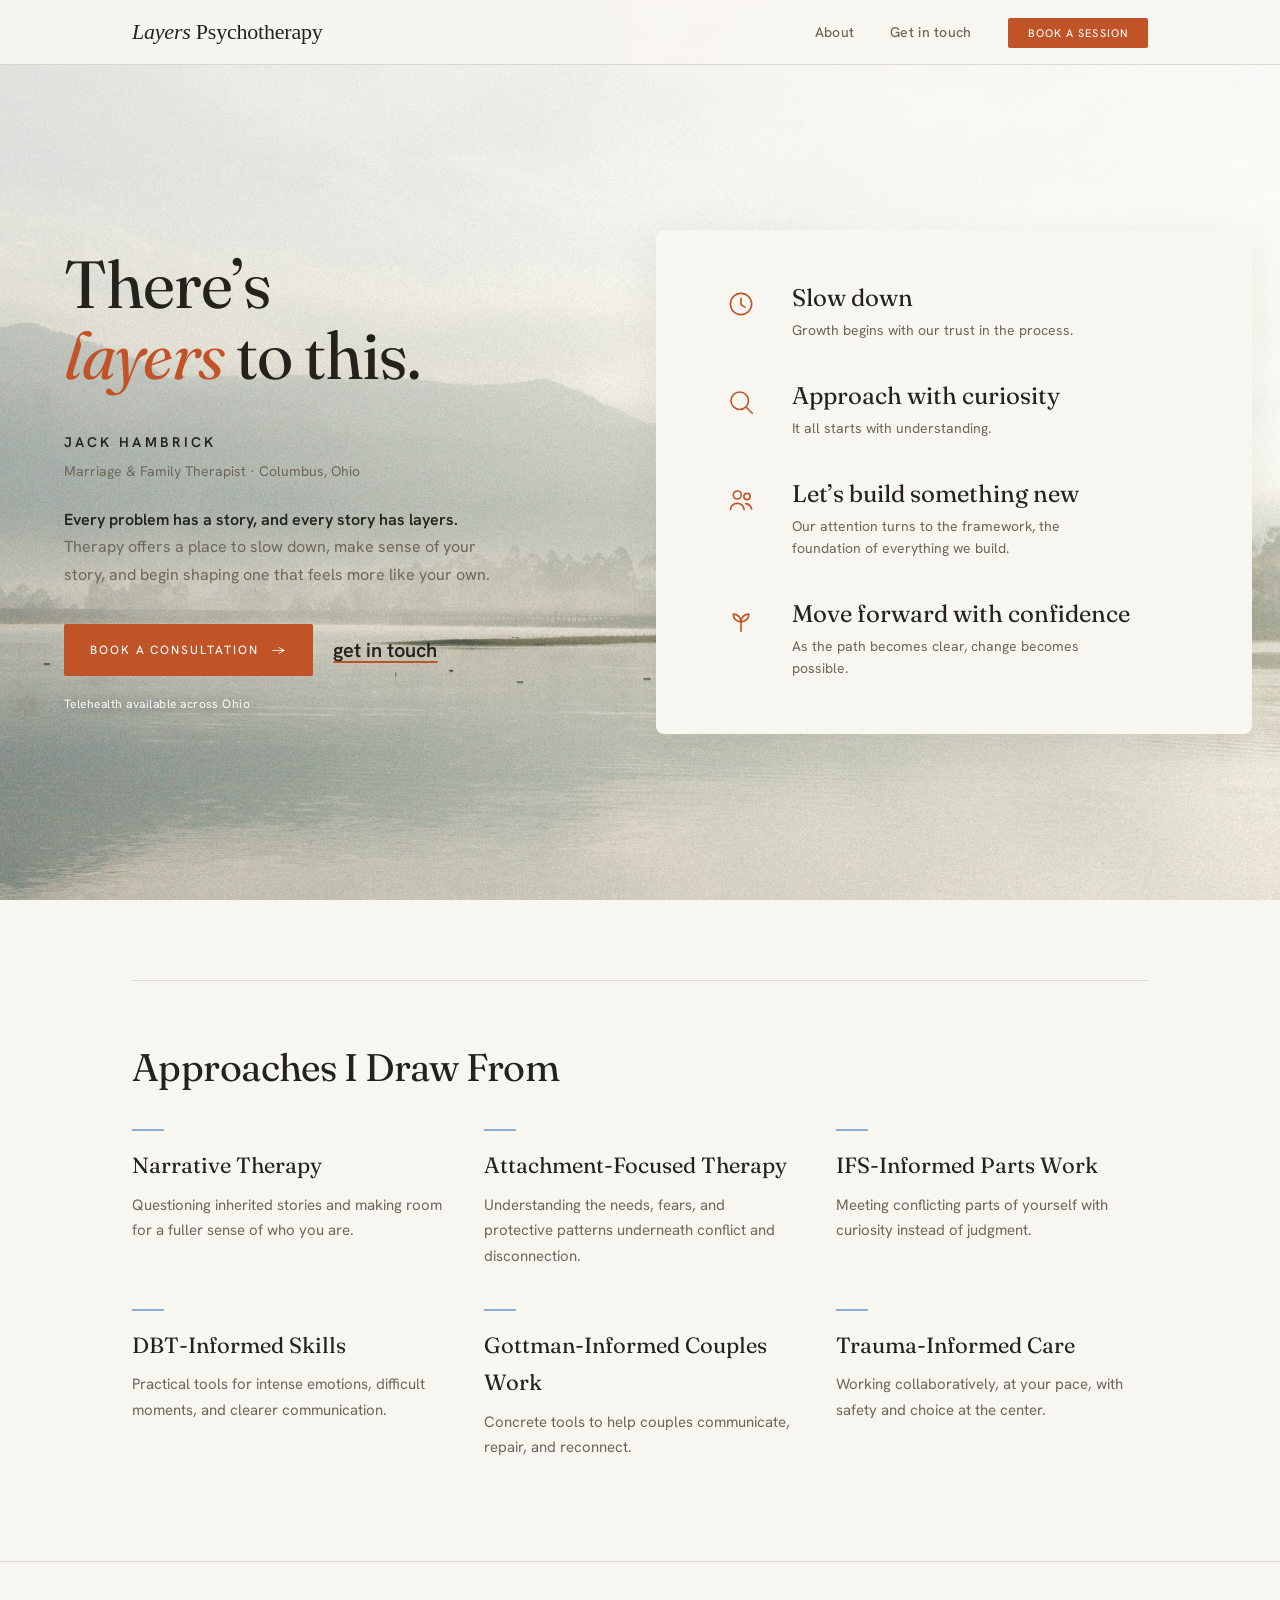
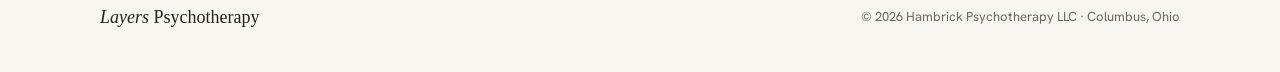
<file: index.html>
<!DOCTYPE html>
<html lang="en">
<head>
  <meta charset="UTF-8" />
  <meta name="viewport" content="width=device-width, initial-scale=1.0" />
  <title>Layers Psychotherapy · Jack Hambrick, LMFT · Columbus, Ohio</title>
  <meta name="description" content="Layers Psychotherapy is the practice of Jack Hambrick, LMFT, a Marriage and Family Therapist in Columbus, Ohio. Telehealth available across Ohio." />
  <script type="application/ld+json">
  {
    "@context": "https://schema.org",
    "@type": "Person",
    "name": "Jack Hambrick",
    "honorificSuffix": "LMFT",
    "jobTitle": "Marriage and Family Therapist",
    "worksFor": { "@type": "Organization", "name": "Layers Psychotherapy (Hambrick Psychotherapy LLC)" },
    "url": "https://layerspsychotherapy.com",
    "address": { "@type": "PostalAddress", "addressLocality": "Columbus", "addressRegion": "OH", "addressCountry": "US" }
  }
  </script>
  <link rel="preconnect" href="https://fonts.googleapis.com" />
  <link rel="preconnect" href="https://fonts.gstatic.com" crossorigin />
  <link href="https://fonts.googleapis.com/css2?family=Fraunces:ital,opsz,wght@0,9..144,400;0,9..144,500;1,9..144,400&family=Hanken+Grotesk:wght@300;400;500;600&display=swap" rel="stylesheet" />
  <link rel="stylesheet" href="shared.css?v=22" />
</head>
<body class="editorial">

<nav>
  <div class="nav-inner">
    <a href="index.html" class="nav-logo"><em>Layers</em> Psychotherapy</a>
    <ul class="nav-links">
      <li><a href="about.html">About</a></li>
      <li><a href="contact.html">Get in touch</a></li>
      <li><a href="https://jack-hambrick.clientsecure.me" class="nav-cta" target="_blank" rel="noopener">Book a session</a></li>
    </ul>
  </div>
</nav>

<main>
  <section class="ehero">
    <div class="ehero-photo">
      <div class="ehero-content">
        <h1 class="ehero-h1">There&rsquo;s<br /><em>layers</em> to this.</h1>
        <p class="ehero-name">Jack Hambrick</p>
        <p class="ehero-role">Marriage &amp; Family Therapist &middot; Columbus, Ohio</p>
        <p class="ehero-body"><strong>Every problem has a story, and every story has layers.</strong> Therapy offers a place to slow down, make sense of your story, and begin shaping one that feels more like your own.</p>
        <div class="ehero-actions">
          <a href="https://jack-hambrick.clientsecure.me" class="ehero-cta" target="_blank" rel="noopener">Book a consultation <span class="ehero-cta-arrow" aria-hidden="true">&rarr;</span></a>
          <a href="contact.html" class="ehero-quiet-link">get in touch</a>
        </div>
        <p class="ehero-note">Telehealth available across Ohio</p>
      </div>
    </div>
    <div class="ehero-principles">
      <div class="principle">
        <svg viewBox="0 0 24 24" aria-hidden="true"><circle cx="12" cy="12" r="8.5" /><path d="M12 7.5v5l3.2 2" /></svg>
        <div>
          <h2 class="principle-title">Slow down</h2>
          <p class="principle-body">Growth begins with our trust in the process.</p>
        </div>
      </div>
      <div class="principle">
        <svg viewBox="0 0 24 24" aria-hidden="true"><circle cx="11" cy="11" r="7" /><line x1="16.2" y1="16.2" x2="21" y2="21" /></svg>
        <div>
          <h2 class="principle-title">Approach with curiosity</h2>
          <p class="principle-body">It all starts with understanding.</p>
        </div>
      </div>
      <div class="principle">
        <svg viewBox="0 0 24 24" aria-hidden="true"><circle cx="9" cy="8" r="3.2" /><path d="M3.5 19.5c.6-3.1 2.9-4.8 5.5-4.8s4.9 1.7 5.5 4.8" /><circle cx="16.8" cy="9.2" r="2.5" /><path d="M15.8 14.9c2.3.3 4 1.8 4.7 4.2" /></svg>
        <div>
          <h2 class="principle-title">Let&rsquo;s build something new</h2>
          <p class="principle-body">Our attention turns to the framework, the foundation of everything we build.</p>
        </div>
      </div>
      <div class="principle">
        <svg viewBox="0 0 24 24" aria-hidden="true"><path d="M12 21v-7.5" /><path d="M12 13.5c0-3.6 2.6-6.2 6.2-6.2 0 3.6-2.6 6.2-6.2 6.2z" /><path d="M12 13.5c0-3.6-2.6-6.2-6.2-6.2 0 3.6 2.6 6.2 6.2 6.2z" /></svg>
        <div>
          <h2 class="principle-title">Move forward with confidence</h2>
          <p class="principle-body">As the path becomes clear, change becomes possible.</p>
        </div>
      </div>
    </div>
  </section>

  <section class="page-inner">
    <div class="about-approach">
      <h2 class="section-title">Approaches I Draw From</h2>
      <div class="approach-grid">
        <div class="approach-item">
          <div class="approach-rule"></div>
          <h3 class="approach-item-title">Narrative Therapy</h3>
          <p class="approach-item-body">Questioning inherited stories and making room for a fuller sense of who you are.</p>
        </div>
        <div class="approach-item">
          <div class="approach-rule"></div>
          <h3 class="approach-item-title">Attachment-Focused Therapy</h3>
          <p class="approach-item-body">Understanding the needs, fears, and protective patterns underneath conflict and disconnection.</p>
        </div>
        <div class="approach-item">
          <div class="approach-rule"></div>
          <h3 class="approach-item-title">IFS-Informed Parts Work</h3>
          <p class="approach-item-body">Meeting conflicting parts of yourself with curiosity instead of judgment.</p>
        </div>
        <div class="approach-item">
          <div class="approach-rule"></div>
          <h3 class="approach-item-title">DBT-Informed Skills</h3>
          <p class="approach-item-body">Practical tools for intense emotions, difficult moments, and clearer communication.</p>
        </div>
        <div class="approach-item">
          <div class="approach-rule"></div>
          <h3 class="approach-item-title">Gottman-Informed Couples Work</h3>
          <p class="approach-item-body">Concrete tools to help couples communicate, repair, and reconnect.</p>
        </div>
        <div class="approach-item">
          <div class="approach-rule"></div>
          <h3 class="approach-item-title">Trauma-Informed Care</h3>
          <p class="approach-item-body">Working collaboratively, at your pace, with safety and choice at the center.</p>
        </div>
      </div>
    </div>
  </section>

</main>

<footer>
  <div class="footer-inner">
    <div class="footer-logo"><em>Layers</em> Psychotherapy</div>
    <p class="footer-note">&copy; 2026 Hambrick Psychotherapy LLC &middot; Columbus, Ohio</p>
  </div>
</footer>

</body>
</html>
</file>
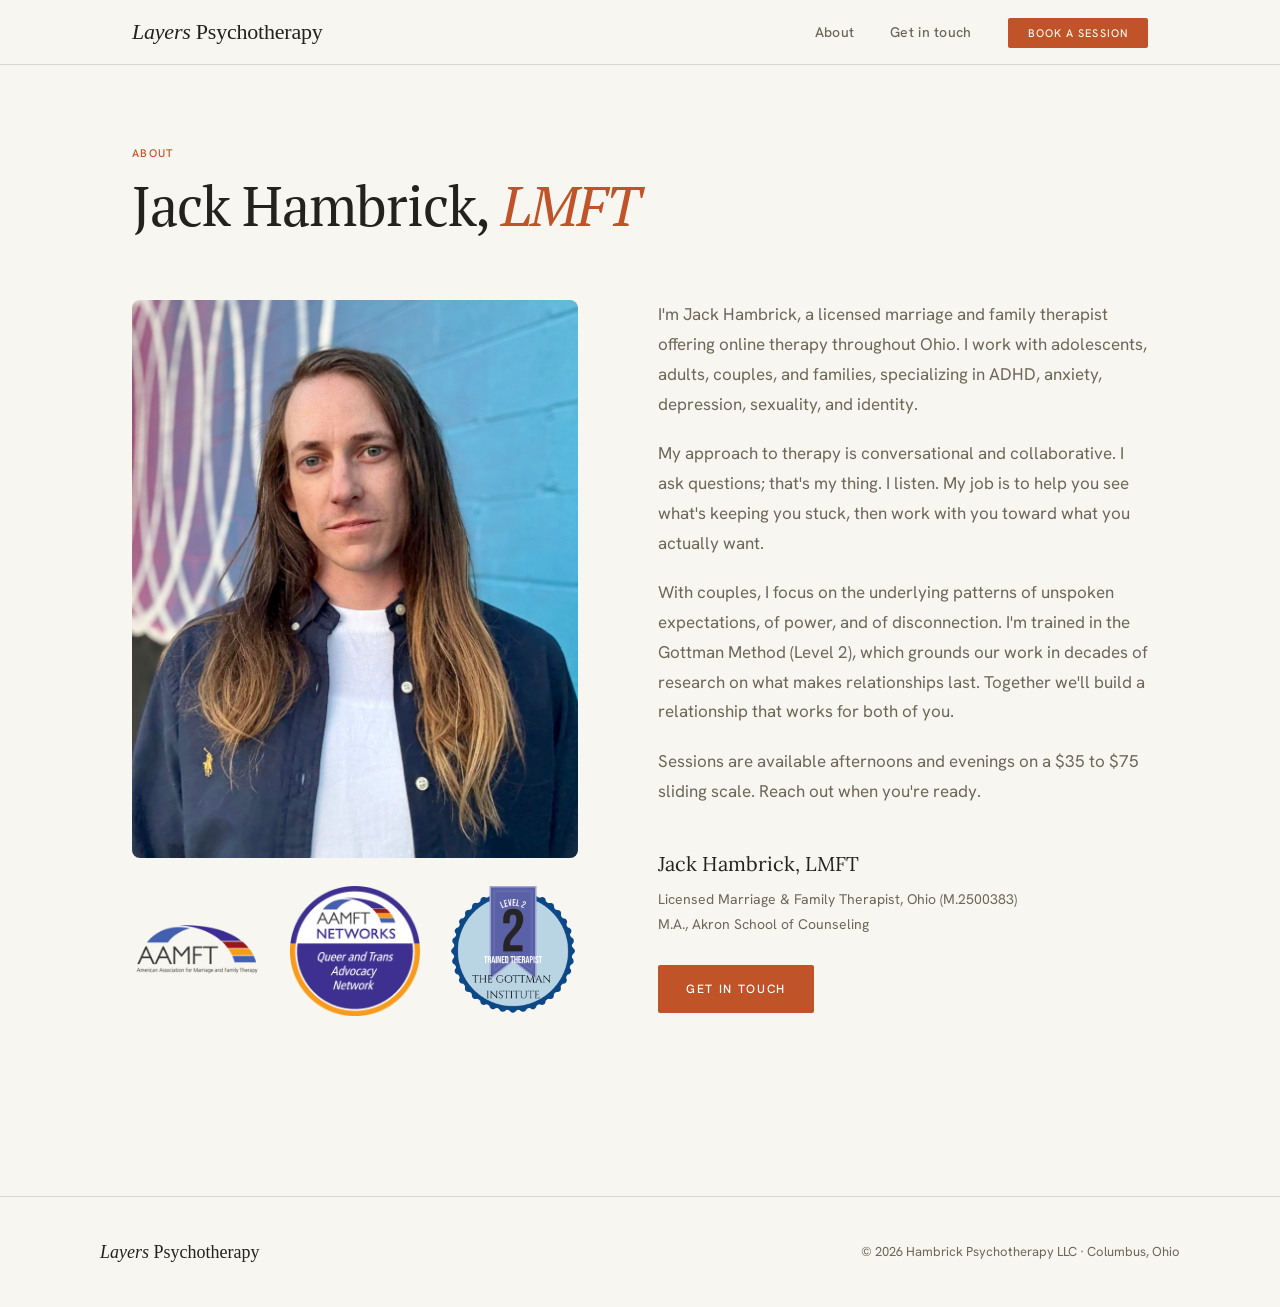
<file: about.html>
<!DOCTYPE html>
<html lang="en">
<head>
  <meta charset="UTF-8" />
  <meta name="viewport" content="width=device-width, initial-scale=1.0" />
  <title>About · Layers Psychotherapy</title>
  <link rel="preconnect" href="https://fonts.googleapis.com" />
  <link rel="preconnect" href="https://fonts.gstatic.com" crossorigin />
  <link href="https://fonts.googleapis.com/css2?family=Fraunces:ital,opsz,wght@0,9..144,400;0,9..144,500;1,9..144,400&family=Lora:ital,wght@0,400;0,500;1,400&family=PT+Serif:ital,wght@0,400;1,400&family=Hanken+Grotesk:wght@300;400;500;600&display=swap" rel="stylesheet" />
  <link rel="stylesheet" href="shared.css?v=22" />
</head>
<body class="editorial">

<nav>
  <div class="nav-inner">
    <a href="index.html" class="nav-logo"><em>Layers</em> Psychotherapy</a>
    <ul class="nav-links">
      <li><a href="about.html" class="nav-active">About</a></li>
      <li><a href="contact.html">Get in touch</a></li>
      <li><a href="https://jack-hambrick.clientsecure.me" class="nav-cta" target="_blank" rel="noopener">Book a session</a></li>
    </ul>
  </div>
</nav>

<main class="page-main">
  <div class="page-inner">

    <div class="page-header">
      <p class="eyebrow">About</p>
      <h1 class="page-title">Jack Hambrick, <em>LMFT</em></h1>
    </div>

    <div class="about-grid">
      <div class="about-img-wrap">
        <img src="jack.jpg" alt="Jack Hambrick, Marriage and Family Therapist" class="about-photo" />
        <div class="about-badges" style="width: 100%; display: flex; justify-content: center; align-items: center; gap: 28px; margin-top: 28px;">
          <img src="badge-aamft.png" alt="American Association for Marriage and Family Therapy" style="height: 130px; width: auto;" />
          <img src="badge-qtan.png" alt="AAMFT Queer and Trans Advocacy Network" style="height: 130px; width: auto;" />
          <img src="badge-gottman-level-2.webp" alt="The Gottman Institute: Level 2 Trained Therapist" style="height: 130px; width: auto;" />
        </div>
      </div>
      <div class="about-content">
        <p class="body-lg">
          I'm Jack Hambrick, a licensed marriage and family therapist offering online therapy throughout Ohio. I work with adolescents, adults, couples, and families, specializing in ADHD, anxiety, depression, sexuality, and identity.
        </p>
        <p class="body-lg" style="margin-top: 20px;">
          My approach to therapy is conversational and collaborative. I ask questions; that's my thing. I listen. My job is to help you see what's keeping you stuck, then work with you toward what you actually want.
        </p>
        <p class="body-lg" style="margin-top: 20px;">
          With couples, I focus on the underlying patterns of unspoken expectations, of power, and of disconnection. I'm trained in the Gottman Method (Level 2), which grounds our work in decades of research on what makes relationships last. Together we'll build a relationship that works for both of you.
        </p>
        <p class="body-lg" style="margin-top: 20px;">
          Sessions are available afternoons and evenings on a $35 to $75 sliding scale. Reach out when you're ready.
        </p>
        <div class="about-signature" style="margin-top: 40px;">
          <p style="font-family: 'Lora', serif; font-size: 20px; color: var(--ink); margin-bottom: 6px;">Jack Hambrick, LMFT</p>
          <p style="font-size: 14px; color: var(--ink-soft); line-height: 1.8;">Licensed Marriage &amp; Family Therapist, Ohio (M.2500383)<br />M.A., Akron School of Counseling</p>
        </div>
        <div style="margin-top: 28px;">
          <a href="contact.html" class="btn-primary">Get in touch</a>
        </div>
      </div>
    </div>


  </div>
</main>

<footer>
  <div class="footer-inner">
    <div class="footer-logo"><em>Layers</em> Psychotherapy</div>
    <p class="footer-note">© 2026 Hambrick Psychotherapy LLC · Columbus, Ohio</p>
  </div>
</footer>

</body>
</html>
</file>
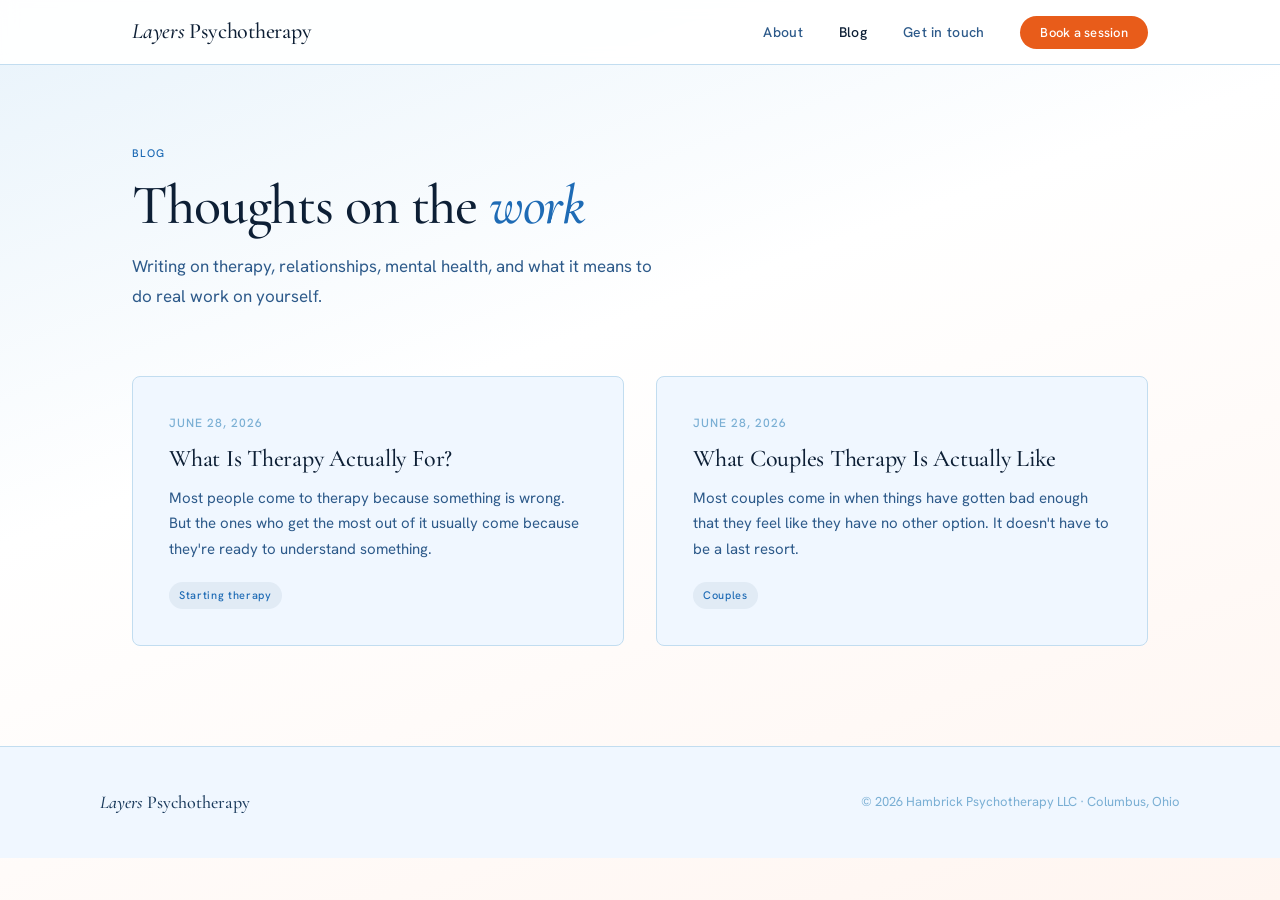
<file: blog.html>
<!DOCTYPE html>
<html lang="en">
<head>
  <meta charset="UTF-8" />
  <meta name="viewport" content="width=device-width, initial-scale=1.0" />
  <title>Blog · Layers Psychotherapy</title>
  <link rel="preconnect" href="https://fonts.googleapis.com" />
  <link rel="preconnect" href="https://fonts.gstatic.com" crossorigin />
  <link href="https://fonts.googleapis.com/css2?family=Cormorant+Garamond:ital,wght@0,400;0,500;0,600;1,400;1,500&family=Hanken+Grotesk:wght@300;400;500;600&display=swap" rel="stylesheet" />
  <link rel="stylesheet" href="shared.css" />
  <style>
    .post-grid {
      display: grid;
      grid-template-columns: repeat(2, 1fr);
      gap: 32px;
      margin-top: 16px;
    }

    .post-card {
      background: var(--mist);
      border: 1px solid var(--slate-100);
      border-radius: 8px;
      padding: 36px;
      text-decoration: none;
      display: block;
      transition: box-shadow 0.2s, transform 0.2s;
    }

    .post-card:hover {
      box-shadow: 0 8px 32px rgba(44,66,87,0.1);
      transform: translateY(-2px);
    }

    .post-date {
      font-size: 12px;
      font-weight: 500;
      letter-spacing: 0.08em;
      color: var(--slate-300);
      text-transform: uppercase;
      margin-bottom: 12px;
    }

    .post-title {
      font-family: var(--font-display);
      font-size: 24px;
      font-weight: 500;
      color: var(--slate-900);
      line-height: 1.2;
      margin-bottom: 12px;
      letter-spacing: -0.01em;
    }

    .post-excerpt {
      font-size: 15px;
      color: var(--slate-500);
      line-height: 1.7;
    }

    .post-tag {
      display: inline-block;
      margin-top: 20px;
      font-size: 11px;
      font-weight: 500;
      letter-spacing: 0.06em;
      color: var(--blue);
      background: rgba(91,126,156,0.1);
      padding: 4px 10px;
      border-radius: 100px;
    }

    @media (max-width: 820px) {
      .post-grid { grid-template-columns: 1fr; }
    }
  </style>
</head>
<body>

<nav>
  <div class="nav-inner">
    <a href="index.html" class="nav-logo"><em>Layers</em> Psychotherapy</a>
    <ul class="nav-links">
      <li><a href="about.html">About</a></li>
      <li><a href="blog.html" class="nav-active">Blog</a></li>
      <li><a href="contact.html">Get in touch</a></li>
      <li><a href="https://jack-hambrick.clientsecure.me" class="nav-cta" target="_blank" rel="noopener">Book a session</a></li>
    </ul>
  </div>
</nav>

<main class="page-main">
  <div class="page-inner">

    <div class="page-header">
      <p class="eyebrow">Blog</p>
      <h1 class="page-title">Thoughts on the <em>work</em></h1>
      <p class="page-subtitle">Writing on therapy, relationships, mental health, and what it means to do real work on yourself.</p>
    </div>

    <div class="post-grid">

      <a href="blog/what-is-therapy-for.html" class="post-card">
        <p class="post-date">June 28, 2026</p>
        <h2 class="post-title">What Is Therapy Actually For?</h2>
        <p class="post-excerpt">Most people come to therapy because something is wrong. But the ones who get the most out of it usually come because they're ready to understand something.</p>
        <span class="post-tag">Starting therapy</span>
      </a>

      <a href="blog/what-couples-therapy-is-actually-like.html" class="post-card">
        <p class="post-date">June 28, 2026</p>
        <h2 class="post-title">What Couples Therapy Is Actually Like</h2>
        <p class="post-excerpt">Most couples come in when things have gotten bad enough that they feel like they have no other option. It doesn't have to be a last resort.</p>
        <span class="post-tag">Couples</span>
      </a>

    </div>

  </div>
</main>

<footer>
  <div class="footer-inner">
    <div class="footer-logo"><em>Layers</em> Psychotherapy</div>
    <p class="footer-note">© 2026 Hambrick Psychotherapy LLC · Columbus, Ohio</p>
  </div>
</footer>

</body>
</html>
</file>
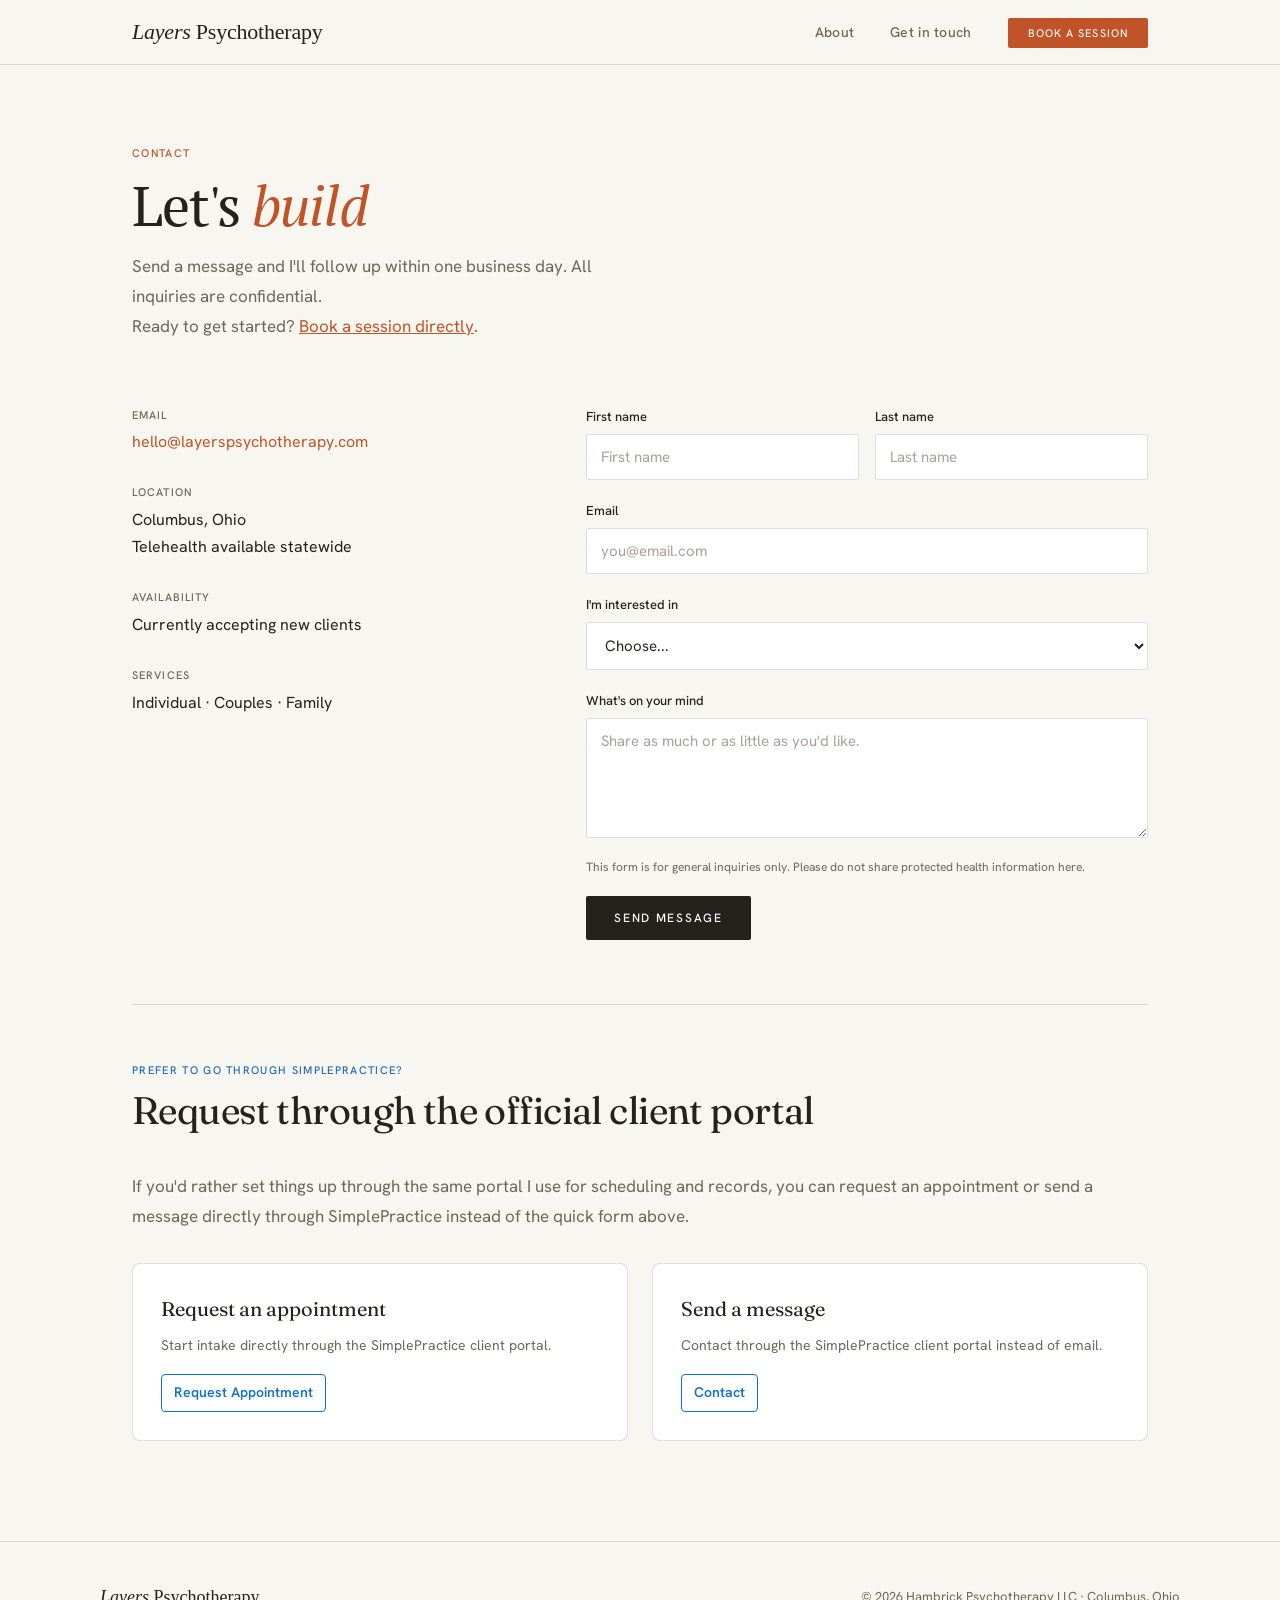
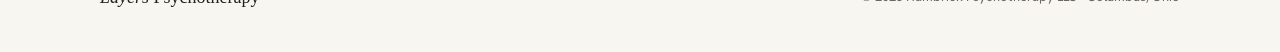
<file: contact.html>
<!DOCTYPE html>
<html lang="en">
<head>
  <meta charset="UTF-8" />
  <meta name="viewport" content="width=device-width, initial-scale=1.0" />
  <title>Contact · Layers Psychotherapy</title>
  <link rel="preconnect" href="https://fonts.googleapis.com" />
  <link rel="preconnect" href="https://fonts.gstatic.com" crossorigin />
  <link href="https://fonts.googleapis.com/css2?family=Fraunces:ital,opsz,wght@0,9..144,400;0,9..144,500;1,9..144,400&family=Lora:ital,wght@0,400;0,500;1,400&family=PT+Serif:ital,wght@0,400;1,400&family=Hanken+Grotesk:wght@300;400;500;600&display=swap" rel="stylesheet" />
  <link rel="stylesheet" href="shared.css?v=22" />
  <style>
    .sp-official {
      border-top: 1px solid var(--hairline);
      margin-top: 64px;
      padding-top: 56px;
    }

    .sp-widget-row {
      display: grid;
      grid-template-columns: 1fr 1fr;
      gap: 24px;
      margin-top: 32px;
    }

    .sp-widget-card {
      background: #ffffff;
      border: 1px solid var(--hairline);
      border-radius: 8px;
      padding: 28px;
    }

    .sp-widget-title {
      font-family: var(--font-editorial);
      font-size: 20px;
      font-weight: 400;
      color: var(--ink);
      margin-bottom: 8px;
    }

    .sp-widget-body {
      font-size: 14px;
      color: var(--ink-soft);
      margin-bottom: 16px;
    }

    /* SimplePractice's own widget button styles */
    .spwidget-button-wrapper { text-align: left; }
    .spwidget-button {
      display: inline-block;
      padding: 6px 12px;
      color: #1371C8;
      background: #fff;
      border: 1px solid #1371C8;
      border-radius: 4px;
      font-size: 14px;
      font-weight: 600;
      text-decoration: none;
    }
    .spwidget-button:hover { background: #fff; color: #0F5AA0; }
    .spwidget-button:active {
      color: rgba(255, 255, 255, .75) !important;
      box-shadow: 0 1px 3px rgba(0, 0, 0, .15) inset;
    }

    @media (max-width: 820px) {
      .sp-widget-row { grid-template-columns: 1fr; }
    }
  </style>
</head>
<body class="editorial">

<nav>
  <div class="nav-inner">
    <a href="index.html" class="nav-logo"><em>Layers</em> Psychotherapy</a>
    <ul class="nav-links">
      <li><a href="about.html">About</a></li>
      <li><a href="contact.html" class="nav-active">Get in touch</a></li>
      <li><a href="https://jack-hambrick.clientsecure.me" class="nav-cta" target="_blank" rel="noopener">Book a session</a></li>
    </ul>
  </div>
</nav>

<main class="page-main">
  <div class="page-inner">

    <div class="page-header">
      <p class="eyebrow">Contact</p>
      <h1 class="page-title">Let's <em>build</em></h1>
      <p class="page-subtitle">Send a message and I'll follow up within one business day. All inquiries are confidential.</p>
      <p class="page-subtitle">Ready to get started? <a href="https://jack-hambrick.clientsecure.me" target="_blank" rel="noopener">Book a session directly</a>.</p>
    </div>

    <div class="contact-grid">
      <div class="contact-details">
        <div class="contact-item">
          <p class="contact-label">Email</p>
          <p class="contact-value"><a href="mailto:hello@layerspsychotherapy.com">hello@layerspsychotherapy.com</a></p>
        </div>
        <div class="contact-item">
          <p class="contact-label">Location</p>
          <p class="contact-value">Columbus, Ohio<br />Telehealth available statewide</p>
        </div>
        <div class="contact-item">
          <p class="contact-label">Availability</p>
          <p class="contact-value">Currently accepting new clients</p>
        </div>
        <div class="contact-item">
          <p class="contact-label">Services</p>
          <p class="contact-value">
            Individual · Couples · Family
          </p>
        </div>
      </div>

      <form action="https://formsubmit.co/hello@layerspsychotherapy.com" method="POST">
        <input type="hidden" name="_subject" value="New inquiry: layerspsychotherapy.com" />
        <input type="hidden" name="_captcha" value="false" />
        <input type="hidden" name="_next" value="https://layerspsychotherapy.com/contact.html?sent=1" />
        <input type="text" name="_honey" style="display:none" tabindex="-1" autocomplete="off" />
        <div class="form-row">
          <div class="form-group">
            <label for="fname">First name</label>
            <input type="text" id="fname" name="First name" placeholder="First name" required />
          </div>
          <div class="form-group">
            <label for="lname">Last name</label>
            <input type="text" id="lname" name="Last name" placeholder="Last name" />
          </div>
        </div>
        <div class="form-group">
          <label for="email">Email</label>
          <input type="email" id="email" name="Email" placeholder="you@email.com" required />
        </div>
        <div class="form-group">
          <label for="service">I'm interested in</label>
          <select id="service" name="Interested in">
            <option value="">Choose...</option>
            <option>Individual therapy</option>
            <option>Couples therapy</option>
            <option>Family therapy</option>
            <option>Not sure yet</option>
          </select>
        </div>
        <div class="form-group">
          <label for="message">What's on your mind</label>
          <textarea id="message" name="Message" placeholder="Share as much or as little as you'd like."></textarea>
        </div>
        <p class="form-note">
          This form is for general inquiries only. Please do not share protected health information here.
        </p>
        <button type="submit" class="btn-submit">Send message</button>
      </form>
    </div>

    <div class="sp-official">
      <p class="eyebrow" style="color: var(--blue); margin-bottom: 8px;">Prefer to go through SimplePractice?</p>
      <h2 class="section-title">Request through the official client portal</h2>
      <p class="body-lg">If you'd rather set things up through the same portal I use for scheduling and records, you can request an appointment or send a message directly through SimplePractice instead of the quick form above.</p>
      <div class="sp-widget-row">
        <div class="sp-widget-card">
          <h3 class="sp-widget-title">Request an appointment</h3>
          <p class="sp-widget-body">Start intake directly through the SimplePractice client portal.</p>
          <!-- Start SimplePractice Appointment-Request Widget Embed Code -->
          <div class="spwidget-button-wrapper"><a href="https://jack-hambrick.clientsecure.me" class="spwidget-button" data-spwidget-scope-id="7d2f5cdc-e1dc-4d16-9f16-f85a1a4f0957" data-spwidget-scope-uri="jack-hambrick" data-spwidget-application-id="7c72cb9f9a9b913654bb89d6c7b4e71a77911b30192051da35384b4d0c6d505b" data-spwidget-type="OAR" data-spwidget-scope-global data-spwidget-autobind>Request Appointment</a></div>
          <!-- End SimplePractice Appointment-Request Widget Embed Code -->
        </div>
        <div class="sp-widget-card">
          <h3 class="sp-widget-title">Send a message</h3>
          <p class="sp-widget-body">Contact through the SimplePractice client portal instead of email.</p>
          <!-- Start SimplePractice Contact Form Widget Embed Code -->
          <div class="spwidget-button-wrapper"><a href="https://jack-hambrick.clientsecure.me" class="spwidget-button" data-spwidget-scope-id="7d2f5cdc-e1dc-4d16-9f16-f85a1a4f0957" data-spwidget-scope-uri="jack-hambrick" data-spwidget-application-id="7c72cb9f9a9b913654bb89d6c7b4e71a77911b30192051da35384b4d0c6d505b" data-spwidget-channel="embedded_widget" data-spwidget-type="Contact form" data-spwidget-contact data-spwidget-scope-global data-spwidget-autobind>Contact</a></div>
          <!-- End SimplePractice Contact Form Widget Embed Code -->
        </div>
      </div>
    </div>

  </div>
</main>

<footer>
  <div class="footer-inner">
    <div class="footer-logo"><em>Layers</em> Psychotherapy</div>
    <p class="footer-note">© 2026 Hambrick Psychotherapy LLC · Columbus, Ohio</p>
  </div>
</footer>

<script>
  // Show confirmation after FormSubmit redirects back with ?sent=1
  if (new URLSearchParams(window.location.search).get('sent') === '1') {
    var form = document.querySelector('form');
    var note = document.createElement('p');
    note.textContent = "Message sent. I'll follow up within one business day.";
    note.style.cssText = 'padding:16px;background:#eef3ef;color:#3d5c47;border-radius:6px;';
    form.replaceWith(note);
  }
</script>

<!-- SimplePractice widget integration (binds both widgets in the "sp-official" section above) -->
<script src="https://widget-cdn.simplepractice.com/assets/integration-1.0.js"></script>

</body>
</html>
</file>
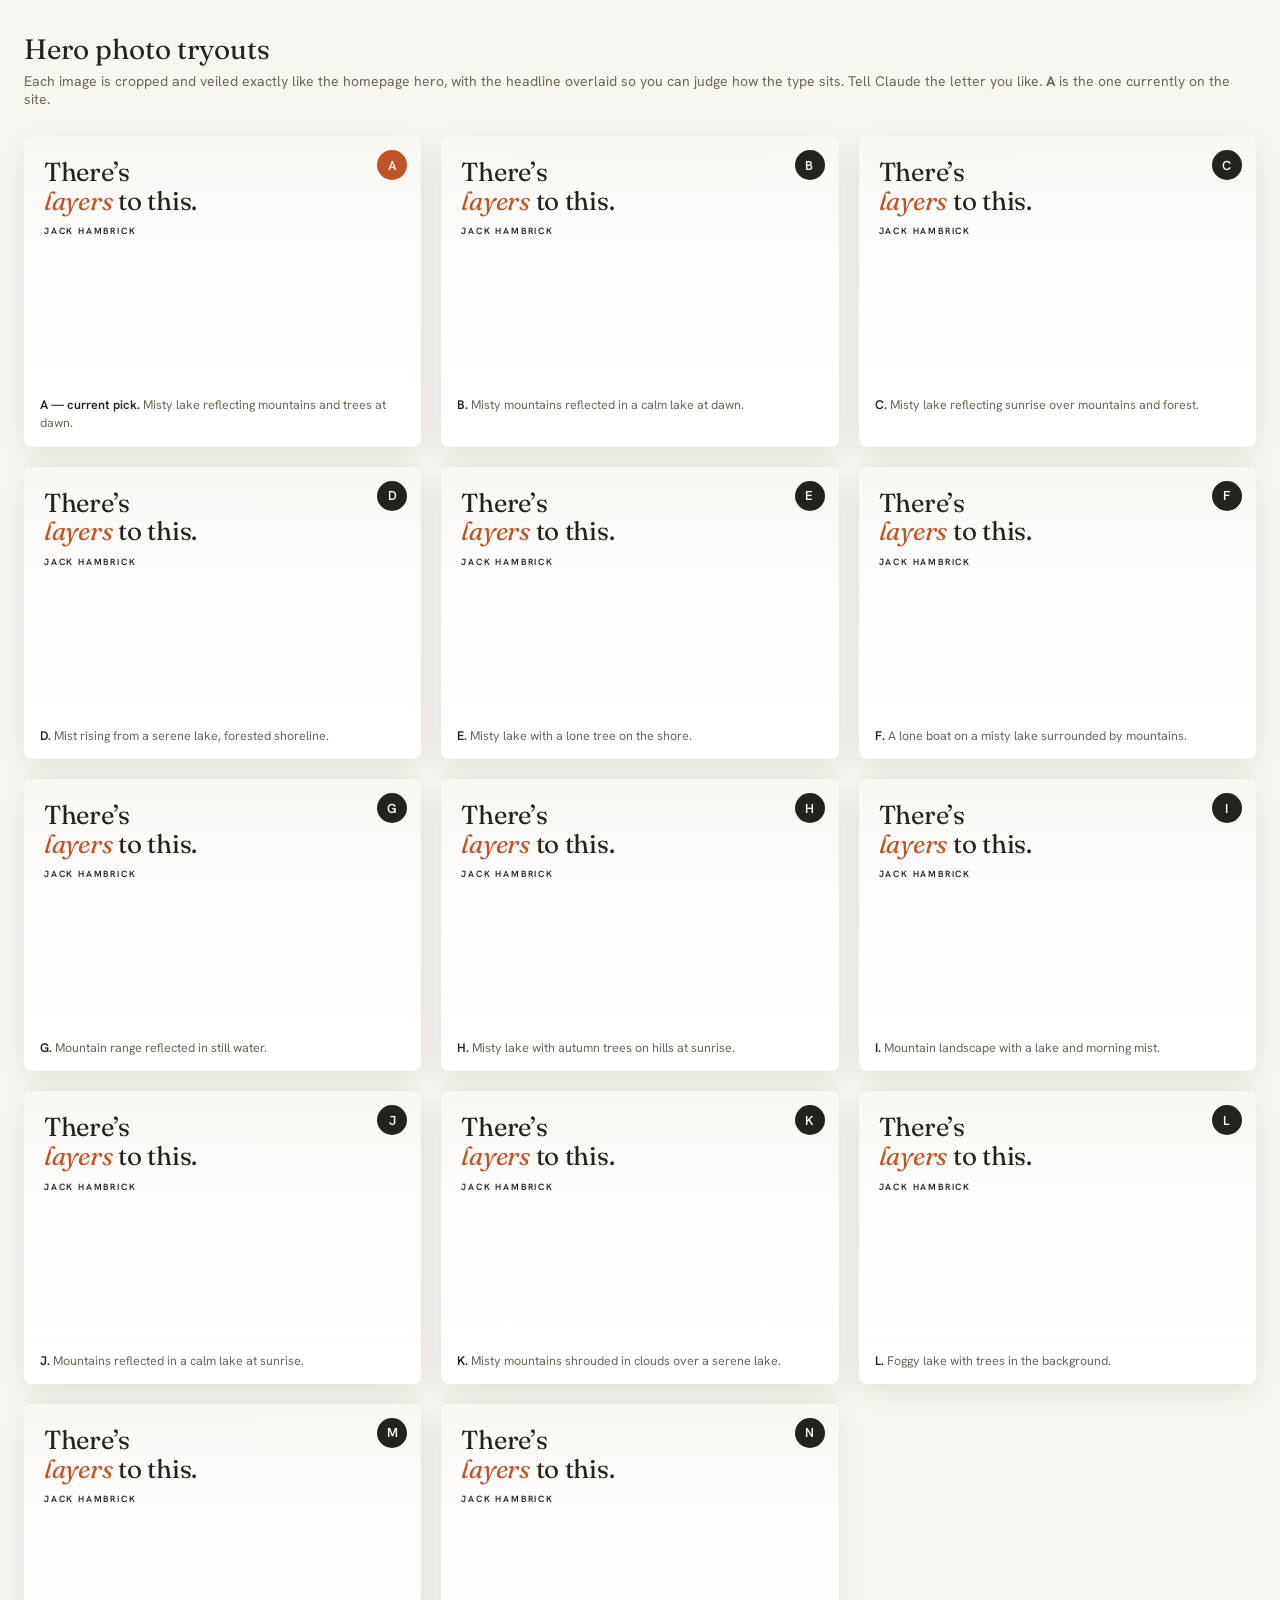
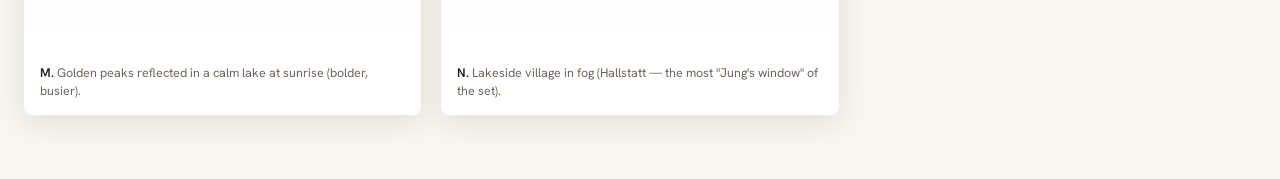
<file: photo-tryouts.html>
<!DOCTYPE html>
<html lang="en">
<head>
  <meta charset="UTF-8" />
  <meta name="viewport" content="width=device-width, initial-scale=1.0" />
  <title>Hero Photo Tryouts — pick a letter</title>
  <link href="https://fonts.googleapis.com/css2?family=Fraunces:ital,opsz,wght@0,9..144,400;1,9..144,400&family=Hanken+Grotesk:wght@400;500;600&display=swap" rel="stylesheet" />
  <style>
    /* Temporary comparison sheet — not part of the site. Delete after choosing. */
    * { box-sizing: border-box; margin: 0; padding: 0; }
    body { font-family: 'Hanken Grotesk', sans-serif; background: #f8f6f0; color: #23221c; padding: 32px 24px 64px; }
    h1 { font-family: 'Fraunces', serif; font-weight: 400; font-size: 28px; margin-bottom: 6px; }
    .note { font-size: 14px; color: #6d6759; margin-bottom: 28px; }
    .grid { display: grid; grid-template-columns: repeat(auto-fill, minmax(340px, 1fr)); gap: 20px; }
    .tile { border-radius: 8px; overflow: hidden; box-shadow: 0 8px 30px rgba(35,34,28,0.1); background: #fff; }
    .shot {
      aspect-ratio: 16 / 10;
      background-size: cover;
      background-position: center;
      position: relative;
      padding: 22px 20px;
    }
    .shot::before {
      content: '';
      position: absolute; inset: 0;
      background: linear-gradient(180deg, rgba(248,246,240,0.55) 0%, rgba(248,246,240,0.12) 45%, rgba(248,246,240,0) 100%);
    }
    .shot > * { position: relative; }
    .mini-h { font-family: 'Fraunces', serif; font-weight: 400; font-size: 26px; line-height: 1.1; letter-spacing: -0.01em; }
    .mini-h em { font-style: italic; color: #c05327; }
    .mini-name { font-size: 9px; font-weight: 600; letter-spacing: 0.2em; margin-top: 10px; }
    .badge {
      position: absolute; top: 14px; right: 14px;
      background: #23221c; color: #f8f6f0;
      font-size: 13px; font-weight: 600; letter-spacing: 0.05em;
      width: 30px; height: 30px; border-radius: 50%;
      display: flex; align-items: center; justify-content: center;
    }
    .badge.current { background: #c05327; }
    .cap { padding: 12px 16px 14px; font-size: 12.5px; color: #6d6759; line-height: 1.45; }
    .cap strong { color: #23221c; font-weight: 600; }
  </style>
</head>
<body>
  <h1>Hero photo tryouts</h1>
  <p class="note">Each image is cropped and veiled exactly like the homepage hero, with the headline overlaid so you can judge how the type sits. Tell Claude the letter you like. <strong>A</strong> is the one currently on the site.</p>
  <div class="grid">
    <div class="tile"><div class="shot" style="background-image: linear-gradient(180deg, rgba(248,246,240,0.55), rgba(248,246,240,0.12) 45%, rgba(248,246,240,0)), url('https://images.unsplash.com/photo-1759304863516-ff601cf6b86c?q=80&w=900&auto=format&fit=crop')"><span class="badge current">A</span><div class="mini-h">There&rsquo;s<br /><em>layers</em> to this.</div><div class="mini-name">JACK HAMBRICK</div></div><div class="cap"><strong>A — current pick.</strong> Misty lake reflecting mountains and trees at dawn.</div></div>
    <div class="tile"><div class="shot" style="background-image: linear-gradient(180deg, rgba(248,246,240,0.55), rgba(248,246,240,0.12) 45%, rgba(248,246,240,0)), url('https://images.unsplash.com/photo-1761816336242-ddeec5263e93?q=80&w=900&auto=format&fit=crop')"><span class="badge">B</span><div class="mini-h">There&rsquo;s<br /><em>layers</em> to this.</div><div class="mini-name">JACK HAMBRICK</div></div><div class="cap"><strong>B.</strong> Misty mountains reflected in a calm lake at dawn.</div></div>
    <div class="tile"><div class="shot" style="background-image: linear-gradient(180deg, rgba(248,246,240,0.55), rgba(248,246,240,0.12) 45%, rgba(248,246,240,0)), url('https://images.unsplash.com/photo-1779378027650-3930e4d9f429?q=80&w=900&auto=format&fit=crop')"><span class="badge">C</span><div class="mini-h">There&rsquo;s<br /><em>layers</em> to this.</div><div class="mini-name">JACK HAMBRICK</div></div><div class="cap"><strong>C.</strong> Misty lake reflecting sunrise over mountains and forest.</div></div>
    <div class="tile"><div class="shot" style="background-image: linear-gradient(180deg, rgba(248,246,240,0.55), rgba(248,246,240,0.12) 45%, rgba(248,246,240,0)), url('https://images.unsplash.com/photo-1781124897128-7e3ea12a8bc1?q=80&w=900&auto=format&fit=crop')"><span class="badge">D</span><div class="mini-h">There&rsquo;s<br /><em>layers</em> to this.</div><div class="mini-name">JACK HAMBRICK</div></div><div class="cap"><strong>D.</strong> Mist rising from a serene lake, forested shoreline.</div></div>
    <div class="tile"><div class="shot" style="background-image: linear-gradient(180deg, rgba(248,246,240,0.55), rgba(248,246,240,0.12) 45%, rgba(248,246,240,0)), url('https://images.unsplash.com/photo-1777383504425-2cd8c91876a8?q=80&w=900&auto=format&fit=crop')"><span class="badge">E</span><div class="mini-h">There&rsquo;s<br /><em>layers</em> to this.</div><div class="mini-name">JACK HAMBRICK</div></div><div class="cap"><strong>E.</strong> Misty lake with a lone tree on the shore.</div></div>
    <div class="tile"><div class="shot" style="background-image: linear-gradient(180deg, rgba(248,246,240,0.55), rgba(248,246,240,0.12) 45%, rgba(248,246,240,0)), url('https://images.unsplash.com/photo-1763696796625-fa2e4db9491c?q=80&w=900&auto=format&fit=crop')"><span class="badge">F</span><div class="mini-h">There&rsquo;s<br /><em>layers</em> to this.</div><div class="mini-name">JACK HAMBRICK</div></div><div class="cap"><strong>F.</strong> A lone boat on a misty lake surrounded by mountains.</div></div>
    <div class="tile"><div class="shot" style="background-image: linear-gradient(180deg, rgba(248,246,240,0.55), rgba(248,246,240,0.12) 45%, rgba(248,246,240,0)), url('https://images.unsplash.com/photo-1675458349418-b6e8215f1d6b?q=80&w=900&auto=format&fit=crop')"><span class="badge">G</span><div class="mini-h">There&rsquo;s<br /><em>layers</em> to this.</div><div class="mini-name">JACK HAMBRICK</div></div><div class="cap"><strong>G.</strong> Mountain range reflected in still water.</div></div>
    <div class="tile"><div class="shot" style="background-image: linear-gradient(180deg, rgba(248,246,240,0.55), rgba(248,246,240,0.12) 45%, rgba(248,246,240,0)), url('https://images.unsplash.com/photo-1763735088491-c6229895f710?q=80&w=900&auto=format&fit=crop')"><span class="badge">H</span><div class="mini-h">There&rsquo;s<br /><em>layers</em> to this.</div><div class="mini-name">JACK HAMBRICK</div></div><div class="cap"><strong>H.</strong> Misty lake with autumn trees on hills at sunrise.</div></div>
    <div class="tile"><div class="shot" style="background-image: linear-gradient(180deg, rgba(248,246,240,0.55), rgba(248,246,240,0.12) 45%, rgba(248,246,240,0)), url('https://images.unsplash.com/photo-1759478439124-c63f4f2ddbb5?q=80&w=900&auto=format&fit=crop')"><span class="badge">I</span><div class="mini-h">There&rsquo;s<br /><em>layers</em> to this.</div><div class="mini-name">JACK HAMBRICK</div></div><div class="cap"><strong>I.</strong> Mountain landscape with a lake and morning mist.</div></div>
    <div class="tile"><div class="shot" style="background-image: linear-gradient(180deg, rgba(248,246,240,0.55), rgba(248,246,240,0.12) 45%, rgba(248,246,240,0)), url('https://images.unsplash.com/photo-1766999853340-dab8c0168120?q=80&w=900&auto=format&fit=crop')"><span class="badge">J</span><div class="mini-h">There&rsquo;s<br /><em>layers</em> to this.</div><div class="mini-name">JACK HAMBRICK</div></div><div class="cap"><strong>J.</strong> Mountains reflected in a calm lake at sunrise.</div></div>
    <div class="tile"><div class="shot" style="background-image: linear-gradient(180deg, rgba(248,246,240,0.55), rgba(248,246,240,0.12) 45%, rgba(248,246,240,0)), url('https://images.unsplash.com/photo-1778003223399-0564737d6482?q=80&w=900&auto=format&fit=crop')"><span class="badge">K</span><div class="mini-h">There&rsquo;s<br /><em>layers</em> to this.</div><div class="mini-name">JACK HAMBRICK</div></div><div class="cap"><strong>K.</strong> Misty mountains shrouded in clouds over a serene lake.</div></div>
    <div class="tile"><div class="shot" style="background-image: linear-gradient(180deg, rgba(248,246,240,0.55), rgba(248,246,240,0.12) 45%, rgba(248,246,240,0)), url('https://images.unsplash.com/photo-1708640577106-c2cf6523840b?q=80&w=900&auto=format&fit=crop')"><span class="badge">L</span><div class="mini-h">There&rsquo;s<br /><em>layers</em> to this.</div><div class="mini-name">JACK HAMBRICK</div></div><div class="cap"><strong>L.</strong> Foggy lake with trees in the background.</div></div>
    <div class="tile"><div class="shot" style="background-image: linear-gradient(180deg, rgba(248,246,240,0.55), rgba(248,246,240,0.12) 45%, rgba(248,246,240,0)), url('https://images.unsplash.com/photo-1759434192583-110d20997bfe?q=80&w=900&auto=format&fit=crop')"><span class="badge">M</span><div class="mini-h">There&rsquo;s<br /><em>layers</em> to this.</div><div class="mini-name">JACK HAMBRICK</div></div><div class="cap"><strong>M.</strong> Golden peaks reflected in a calm lake at sunrise (bolder, busier).</div></div>
    <div class="tile"><div class="shot" style="background-image: linear-gradient(180deg, rgba(248,246,240,0.55), rgba(248,246,240,0.12) 45%, rgba(248,246,240,0)), url('https://images.unsplash.com/photo-1530256379202-4077bd8ab2c6?q=80&w=900&auto=format&fit=crop')"><span class="badge">N</span><div class="mini-h">There&rsquo;s<br /><em>layers</em> to this.</div><div class="mini-name">JACK HAMBRICK</div></div><div class="cap"><strong>N.</strong> Lakeside village in fog (Hallstatt — the most "Jung's window" of the set).</div></div>
  </div>
</body>
</html>
</file>
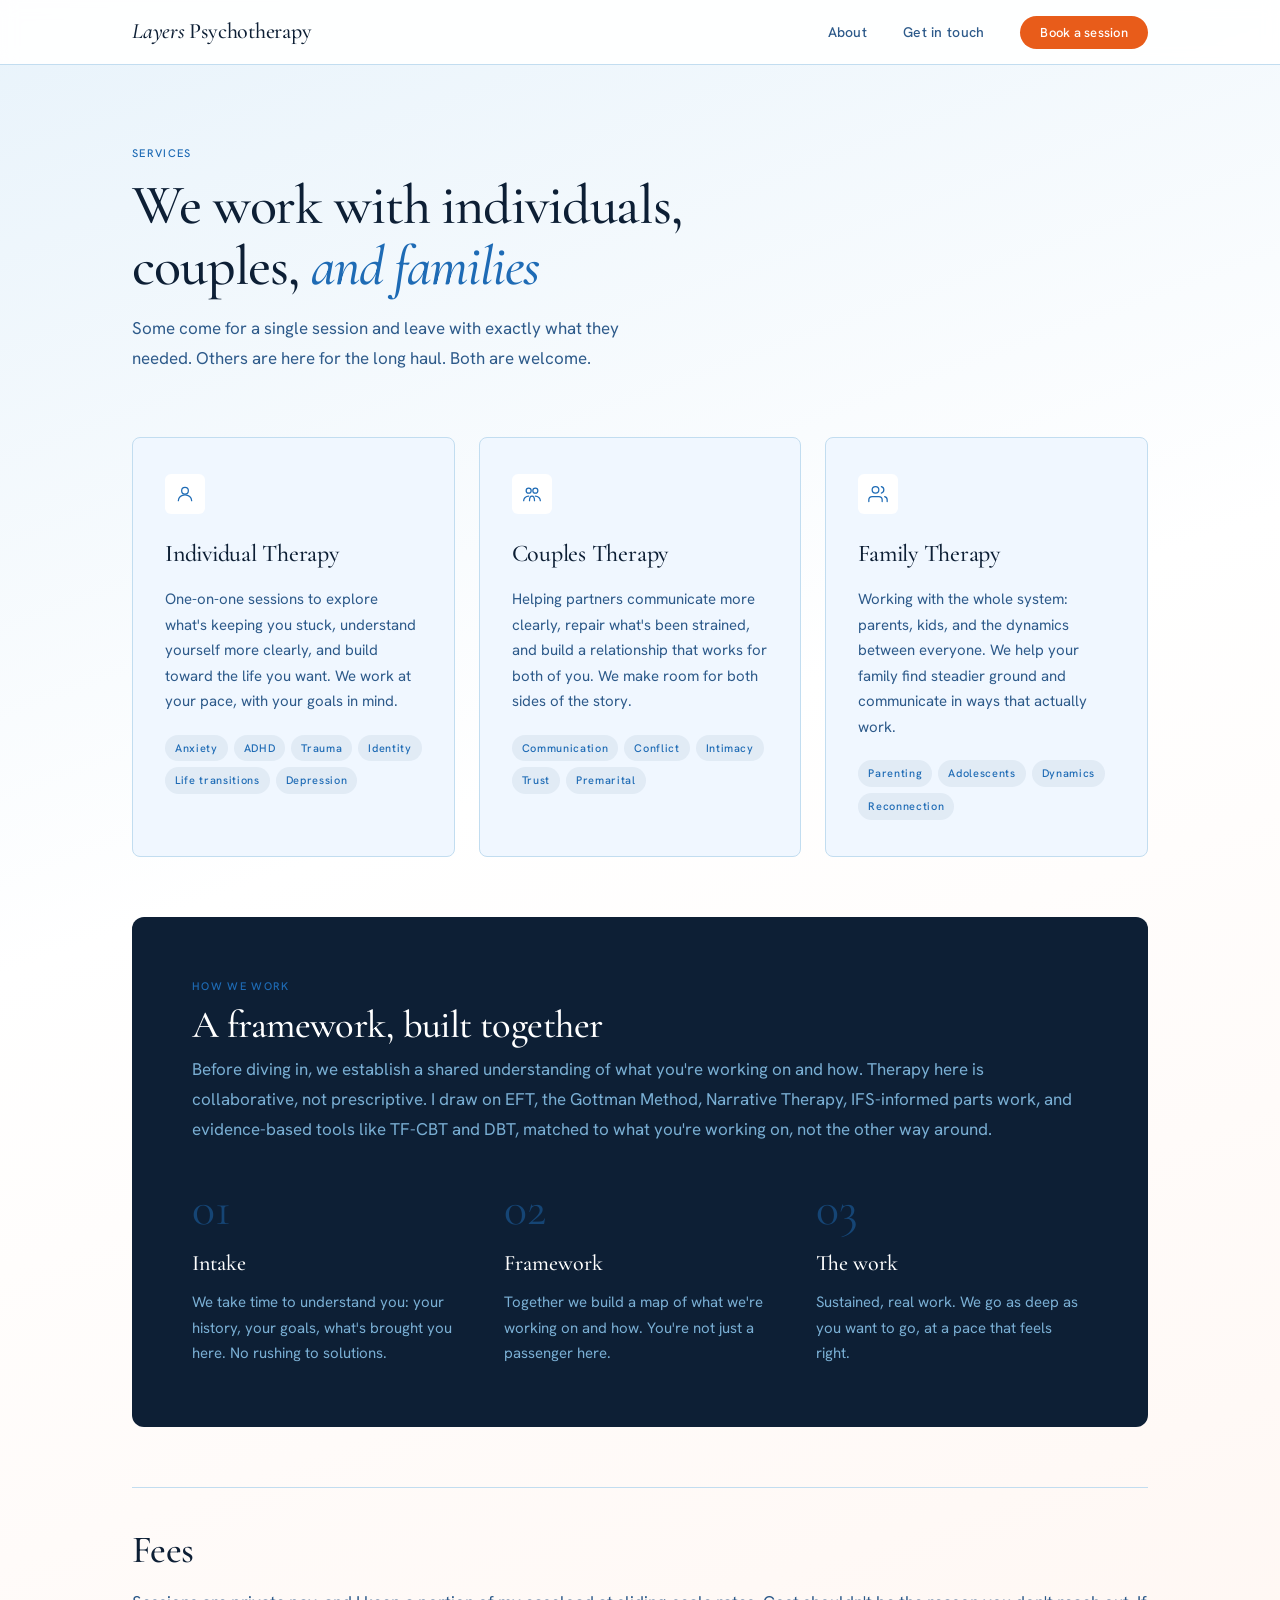
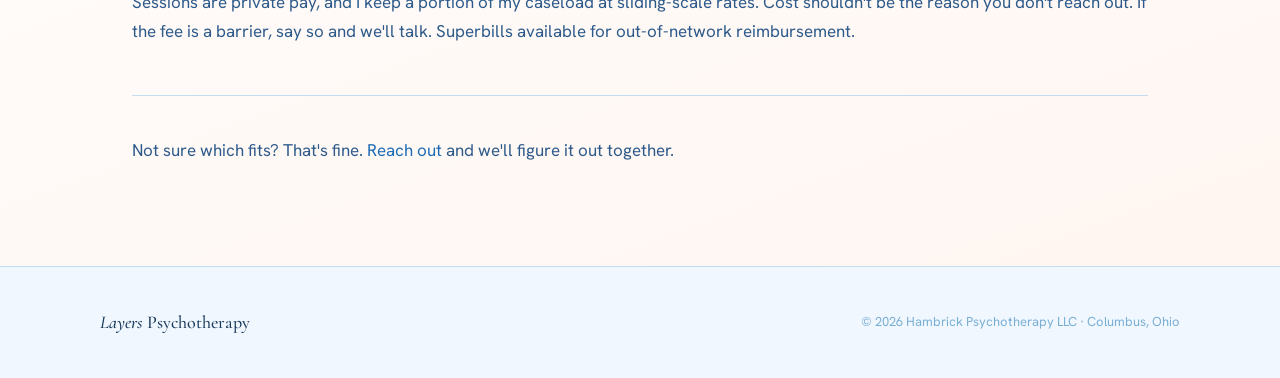
<file: services.html>
<!DOCTYPE html>
<html lang="en">
<head>
  <meta charset="UTF-8" />
  <meta name="viewport" content="width=device-width, initial-scale=1.0" />
  <title>Services · Layers Psychotherapy</title>
  <link rel="preconnect" href="https://fonts.googleapis.com" />
  <link rel="preconnect" href="https://fonts.gstatic.com" crossorigin />
  <link href="https://fonts.googleapis.com/css2?family=Cormorant+Garamond:ital,wght@0,400;0,500;0,600;1,400;1,500&family=Hanken+Grotesk:wght@300;400;500;600&display=swap" rel="stylesheet" />
  <link rel="stylesheet" href="shared.css" />
</head>
<body>

<nav>
  <div class="nav-inner">
    <a href="index.html" class="nav-logo"><em>Layers</em> Psychotherapy</a>
    <ul class="nav-links">
      <li><a href="about.html">About</a></li>
      <li><a href="contact.html">Get in touch</a></li>
      <li><a href="https://jack-hambrick.clientsecure.me" class="nav-cta" target="_blank" rel="noopener">Book a session</a></li>
    </ul>
  </div>
</nav>

<main class="page-main">
  <div class="page-inner">

    <div class="page-header">
      <p class="eyebrow">Services</p>
      <h1 class="page-title">We work with individuals,<br />couples, <em>and families</em></h1>
      <p class="page-subtitle">Some come for a single session and leave with exactly what they needed. Others are here for the long haul. Both are welcome.</p>
    </div>

    <div class="services-grid">
      <div class="service-card">
        <div class="service-icon">
          <svg viewBox="0 0 24 24" fill="none" stroke-width="1.5" stroke-linecap="round" stroke-linejoin="round">
            <circle cx="12" cy="8" r="4"/>
            <path d="M4 20c0-4 3.6-7 8-7s8 3 8 7"/>
          </svg>
        </div>
        <h2 class="service-title">Individual Therapy</h2>
        <p class="service-body">
          One-on-one sessions to explore what's keeping you stuck, understand yourself more clearly, and build toward the life you want. We work at your pace, with your goals in mind.
        </p>
        <div class="service-tag-list">
          <span class="tag">Anxiety</span>
          <span class="tag">ADHD</span>
          <span class="tag">Trauma</span>
          <span class="tag">Identity</span>
          <span class="tag">Life transitions</span>
          <span class="tag">Depression</span>
        </div>
      </div>

      <div class="service-card">
        <div class="service-icon">
          <svg viewBox="0 0 24 24" fill="none" stroke-width="1.5" stroke-linecap="round" stroke-linejoin="round">
            <circle cx="8" cy="8" r="3"/>
            <circle cx="16" cy="8" r="3"/>
            <path d="M2 20c0-3 2.7-5.5 6-5.5"/>
            <path d="M22 20c0-3-2.7-5.5-6-5.5"/>
            <path d="M9 20c0-3 1.3-5.5 3-5.5s3 2.5 3 5.5"/>
          </svg>
        </div>
        <h2 class="service-title">Couples Therapy</h2>
        <p class="service-body">
          Helping partners communicate more clearly, repair what's been strained, and build a relationship that works for both of you. We make room for both sides of the story.
        </p>
        <div class="service-tag-list">
          <span class="tag">Communication</span>
          <span class="tag">Conflict</span>
          <span class="tag">Intimacy</span>
          <span class="tag">Trust</span>
          <span class="tag">Premarital</span>
        </div>
      </div>

      <div class="service-card">
        <div class="service-icon">
          <svg viewBox="0 0 24 24" fill="none" stroke-width="1.5" stroke-linecap="round" stroke-linejoin="round">
            <path d="M17 21v-2a4 4 0 0 0-4-4H5a4 4 0 0 0-4 4v2"/>
            <circle cx="9" cy="7" r="4"/>
            <path d="M23 21v-2a4 4 0 0 0-3-3.87"/>
            <path d="M16 3.13a4 4 0 0 1 0 7.75"/>
          </svg>
        </div>
        <h2 class="service-title">Family Therapy</h2>
        <p class="service-body">
          Working with the whole system: parents, kids, and the dynamics between everyone. We help your family find steadier ground and communicate in ways that actually work.
        </p>
        <div class="service-tag-list">
          <span class="tag">Parenting</span>
          <span class="tag">Adolescents</span>
          <span class="tag">Dynamics</span>
          <span class="tag">Reconnection</span>
        </div>
      </div>
    </div>

    <div class="how-we-work">
      <p class="eyebrow" style="color: var(--blue); margin-bottom: 8px;">How we work</p>
      <h2 class="section-title">A framework, built together</h2>
      <p class="body-lg">Before diving in, we establish a shared understanding of what you're working on and how. Therapy here is collaborative, not prescriptive. I draw on EFT, the Gottman Method, Narrative Therapy, IFS-informed parts work, and evidence-based tools like TF-CBT and DBT, matched to what you're working on, not the other way around.</p>
      <div class="approach-grid">
        <div class="approach-item">
          <div class="approach-num">01</div>
          <h3 class="approach-item-title">Intake</h3>
          <p class="approach-item-body">We take time to understand you: your history, your goals, what's brought you here. No rushing to solutions.</p>
        </div>
        <div class="approach-item">
          <div class="approach-num">02</div>
          <h3 class="approach-item-title">Framework</h3>
          <p class="approach-item-body">Together we build a map of what we're working on and how. You're not just a passenger here.</p>
        </div>
        <div class="approach-item">
          <div class="approach-num">03</div>
          <h3 class="approach-item-title">The work</h3>
          <p class="approach-item-body">Sustained, real work. We go as deep as you want to go, at a pace that feels right.</p>
        </div>
      </div>
    </div>

    <div class="services-footer">
      <h2 class="section-title" style="margin-bottom: 16px;">Fees</h2>
      <p class="body-lg">Sessions are private pay, and I keep a portion of my caseload at sliding-scale rates. Cost shouldn't be the reason you don't reach out. If the fee is a barrier, say so and we'll talk. Superbills available for out-of-network reimbursement.</p>
    </div>

    <div class="services-footer" style="margin-top: 48px;">
      <p class="body-lg">Not sure which fits? That's fine. <a href="contact.html">Reach out</a> and we'll figure it out together.</p>
    </div>

  </div>
</main>

<footer>
  <div class="footer-inner">
    <div class="footer-logo"><em>Layers</em> Psychotherapy</div>
    <p class="footer-note">© 2026 Hambrick Psychotherapy LLC · Columbus, Ohio</p>
  </div>
</footer>

</body>
</html>
</file>
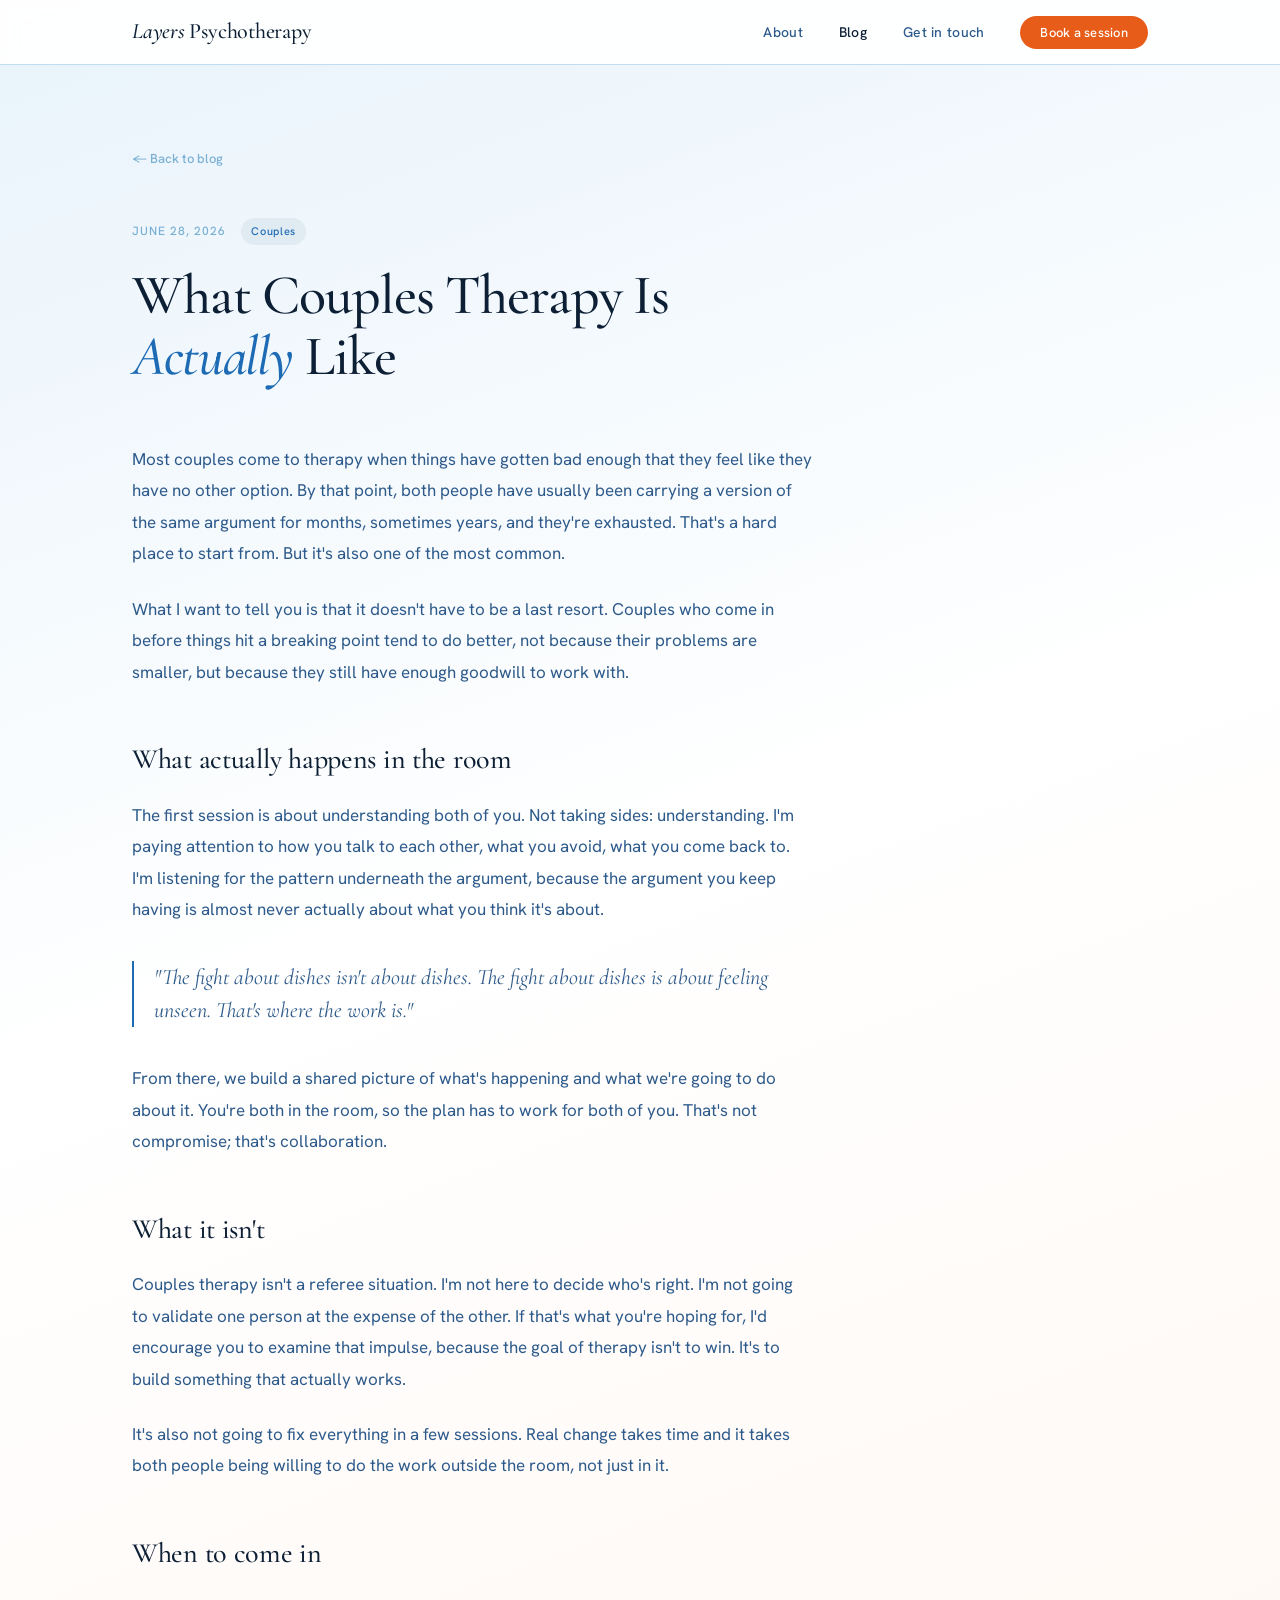
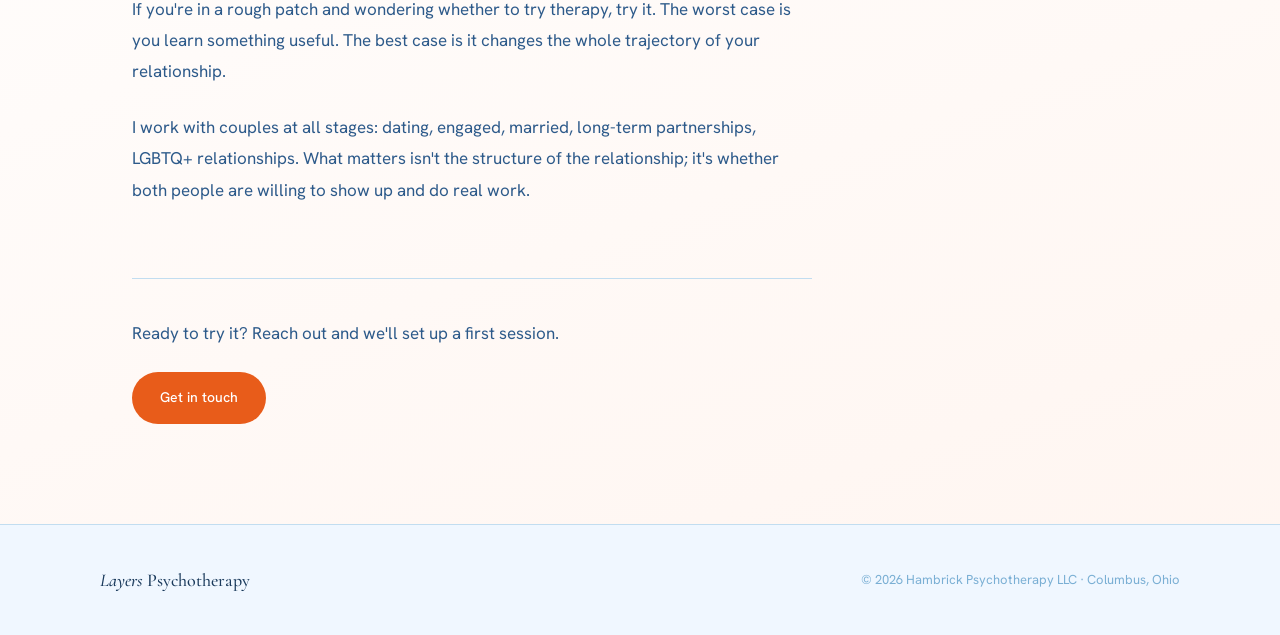
<file: blog/what-couples-therapy-is-actually-like.html>
<!DOCTYPE html>
<html lang="en">
<head>
  <meta charset="UTF-8" />
  <meta name="viewport" content="width=device-width, initial-scale=1.0" />
  <title>What Couples Therapy Is Actually Like · Layers Psychotherapy</title>
  <link rel="preconnect" href="https://fonts.googleapis.com" />
  <link rel="preconnect" href="https://fonts.gstatic.com" crossorigin />
  <link href="https://fonts.googleapis.com/css2?family=Cormorant+Garamond:ital,wght@0,400;0,500;0,600;1,400;1,500&family=Hanken+Grotesk:wght@300;400;500;600&display=swap" rel="stylesheet" />
  <link rel="stylesheet" href="../shared.css" />
  <style>
    .post-header {
      max-width: 680px;
      margin-bottom: 56px;
    }

    .post-meta {
      display: flex;
      align-items: center;
      gap: 16px;
      margin-bottom: 20px;
    }

    .post-date {
      font-size: 12px;
      font-weight: 500;
      letter-spacing: 0.08em;
      color: var(--slate-300);
      text-transform: uppercase;
    }

    .post-tag {
      font-size: 11px;
      font-weight: 500;
      letter-spacing: 0.06em;
      color: var(--blue);
      background: rgba(91,126,156,0.1);
      padding: 4px 10px;
      border-radius: 100px;
    }

    .post-body {
      max-width: 680px;
    }

    .post-body p {
      font-size: 17px;
      color: var(--slate-500);
      line-height: 1.85;
      margin-bottom: 24px;
    }

    .post-body h2 {
      font-family: var(--font-display);
      font-size: 28px;
      font-weight: 500;
      color: var(--slate-900);
      margin: 48px 0 16px;
      letter-spacing: -0.01em;
    }

    .post-body blockquote {
      font-family: var(--font-display);
      font-size: 22px;
      font-style: italic;
      color: var(--slate-500);
      border-left: 2px solid var(--blue);
      padding-left: 20px;
      margin: 36px 0;
      line-height: 1.5;
    }

    .back-link {
      display: inline-flex;
      align-items: center;
      gap: 6px;
      font-size: 13px;
      font-weight: 500;
      color: var(--slate-300);
      text-decoration: none;
      margin-bottom: 48px;
      transition: color 0.2s;
    }

    .back-link:hover { color: var(--slate-700); }

    .post-footer {
      margin-top: 72px;
      padding-top: 40px;
      border-top: 1px solid var(--slate-100);
      max-width: 680px;
    }

    .post-footer-text {
      font-size: 17px;
      color: var(--slate-500);
      margin-bottom: 24px;
    }
  </style>
</head>
<body>

<nav>
  <div class="nav-inner">
    <a href="../index.html" class="nav-logo"><em>Layers</em> Psychotherapy</a>
    <ul class="nav-links">
      <li><a href="../about.html">About</a></li>
      <li><a href="../blog.html" class="nav-active">Blog</a></li>
      <li><a href="../contact.html">Get in touch</a></li>
      <li><a href="https://jack-hambrick.clientsecure.me" class="nav-cta" target="_blank" rel="noopener">Book a session</a></li>
    </ul>
  </div>
</nav>

<main class="page-main">
  <div class="page-inner">

    <a href="../blog.html" class="back-link">← Back to blog</a>

    <div class="post-header">
      <div class="post-meta">
        <span class="post-date">June 28, 2026</span>
        <span class="post-tag">Couples</span>
      </div>
      <h1 class="page-title">What Couples Therapy Is <em>Actually</em> Like</h1>
    </div>

    <div class="post-body">

      <p>Most couples come to therapy when things have gotten bad enough that they feel like they have no other option. By that point, both people have usually been carrying a version of the same argument for months, sometimes years, and they're exhausted. That's a hard place to start from. But it's also one of the most common.</p>

      <p>What I want to tell you is that it doesn't have to be a last resort. Couples who come in before things hit a breaking point tend to do better, not because their problems are smaller, but because they still have enough goodwill to work with.</p>

      <h2>What actually happens in the room</h2>

      <p>The first session is about understanding both of you. Not taking sides: understanding. I'm paying attention to how you talk to each other, what you avoid, what you come back to. I'm listening for the pattern underneath the argument, because the argument you keep having is almost never actually about what you think it's about.</p>

      <blockquote>"The fight about dishes isn't about dishes. The fight about dishes is about feeling unseen. That's where the work is."</blockquote>

      <p>From there, we build a shared picture of what's happening and what we're going to do about it. You're both in the room, so the plan has to work for both of you. That's not compromise; that's collaboration.</p>

      <h2>What it isn't</h2>

      <p>Couples therapy isn't a referee situation. I'm not here to decide who's right. I'm not going to validate one person at the expense of the other. If that's what you're hoping for, I'd encourage you to examine that impulse, because the goal of therapy isn't to win. It's to build something that actually works.</p>

      <p>It's also not going to fix everything in a few sessions. Real change takes time and it takes both people being willing to do the work outside the room, not just in it.</p>

      <h2>When to come in</h2>

      <p>If you're in a rough patch and wondering whether to try therapy, try it. The worst case is you learn something useful. The best case is it changes the whole trajectory of your relationship.</p>

      <p>I work with couples at all stages: dating, engaged, married, long-term partnerships, LGBTQ+ relationships. What matters isn't the structure of the relationship; it's whether both people are willing to show up and do real work.</p>

    </div>

    <div class="post-footer">
      <p class="post-footer-text">Ready to try it? Reach out and we'll set up a first session.</p>
      <a href="../contact.html" class="btn-primary">Get in touch</a>
    </div>

  </div>
</main>

<footer>
  <div class="footer-inner">
    <div class="footer-logo"><em>Layers</em> Psychotherapy</div>
    <p class="footer-note">© 2026 Hambrick Psychotherapy LLC · Columbus, Ohio</p>
  </div>
</footer>

</body>
</html>
</file>
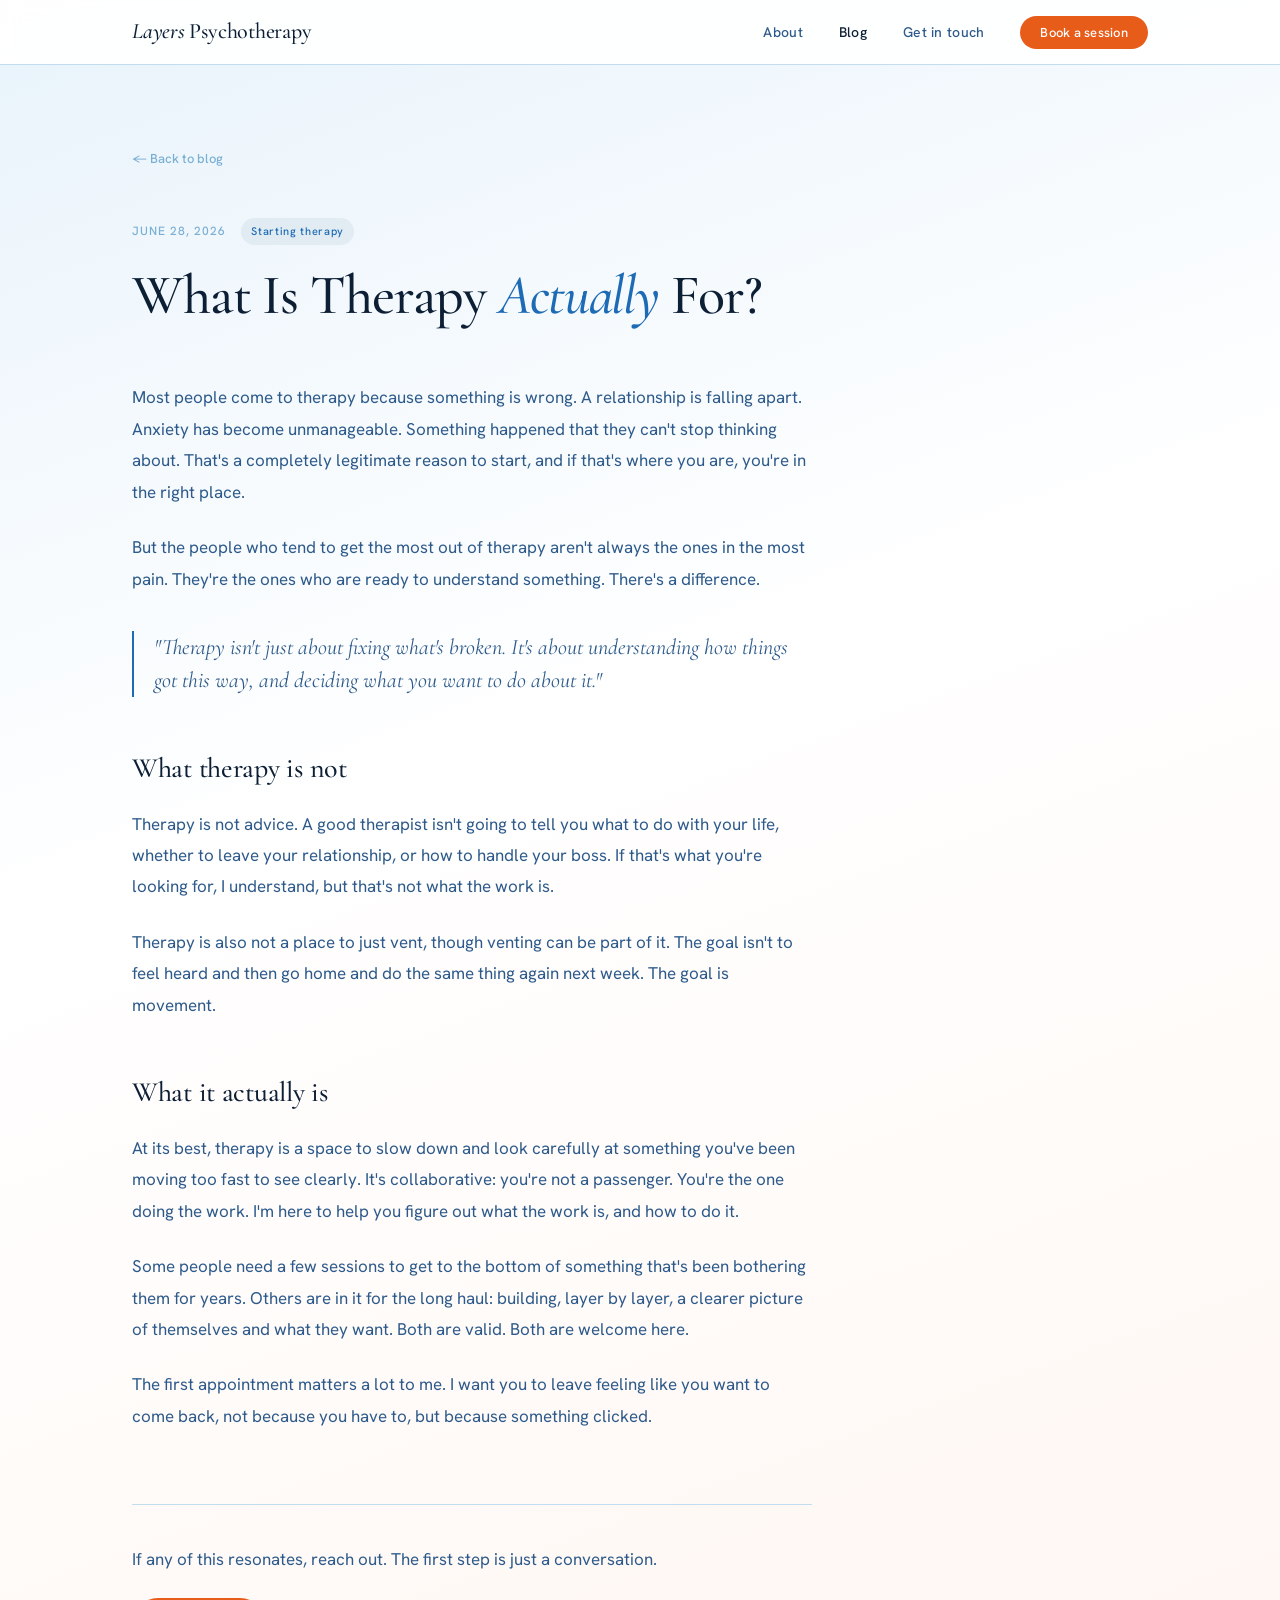
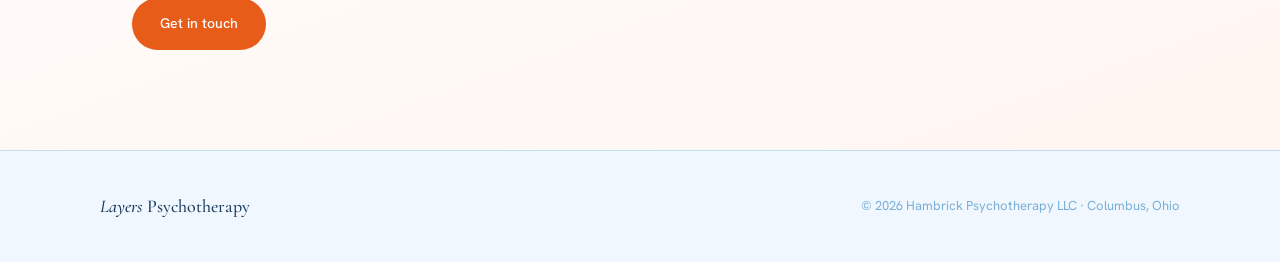
<file: blog/what-is-therapy-for.html>
<!DOCTYPE html>
<html lang="en">
<head>
  <meta charset="UTF-8" />
  <meta name="viewport" content="width=device-width, initial-scale=1.0" />
  <title>What Is Therapy Actually For? · Layers Psychotherapy</title>
  <link rel="preconnect" href="https://fonts.googleapis.com" />
  <link rel="preconnect" href="https://fonts.gstatic.com" crossorigin />
  <link href="https://fonts.googleapis.com/css2?family=Cormorant+Garamond:ital,wght@0,400;0,500;0,600;1,400;1,500&family=Hanken+Grotesk:wght@300;400;500;600&display=swap" rel="stylesheet" />
  <link rel="stylesheet" href="../shared.css" />
  <style>
    .post-header {
      max-width: 680px;
      margin-bottom: 56px;
    }

    .post-meta {
      display: flex;
      align-items: center;
      gap: 16px;
      margin-bottom: 20px;
    }

    .post-date {
      font-size: 12px;
      font-weight: 500;
      letter-spacing: 0.08em;
      color: var(--slate-300);
      text-transform: uppercase;
    }

    .post-tag {
      font-size: 11px;
      font-weight: 500;
      letter-spacing: 0.06em;
      color: var(--blue);
      background: rgba(91,126,156,0.1);
      padding: 4px 10px;
      border-radius: 100px;
    }

    .post-body {
      max-width: 680px;
    }

    .post-body p {
      font-size: 17px;
      color: var(--slate-500);
      line-height: 1.85;
      margin-bottom: 24px;
    }

    .post-body h2 {
      font-family: var(--font-display);
      font-size: 28px;
      font-weight: 500;
      color: var(--slate-900);
      margin: 48px 0 16px;
      letter-spacing: -0.01em;
    }

    .post-body blockquote {
      font-family: var(--font-display);
      font-size: 22px;
      font-style: italic;
      color: var(--slate-500);
      border-left: 2px solid var(--blue);
      padding-left: 20px;
      margin: 36px 0;
      line-height: 1.5;
    }

    .back-link {
      display: inline-flex;
      align-items: center;
      gap: 6px;
      font-size: 13px;
      font-weight: 500;
      color: var(--slate-300);
      text-decoration: none;
      margin-bottom: 48px;
      transition: color 0.2s;
    }

    .back-link:hover { color: var(--slate-700); }

    .post-footer {
      margin-top: 72px;
      padding-top: 40px;
      border-top: 1px solid var(--slate-100);
      max-width: 680px;
    }

    .post-footer-text {
      font-size: 17px;
      color: var(--slate-500);
      margin-bottom: 24px;
    }
  </style>
</head>
<body>

<nav>
  <div class="nav-inner">
    <a href="../index.html" class="nav-logo"><em>Layers</em> Psychotherapy</a>
    <ul class="nav-links">
      <li><a href="../about.html">About</a></li>
      <li><a href="../blog.html" class="nav-active">Blog</a></li>
      <li><a href="../contact.html">Get in touch</a></li>
      <li><a href="https://jack-hambrick.clientsecure.me" class="nav-cta" target="_blank" rel="noopener">Book a session</a></li>
    </ul>
  </div>
</nav>

<main class="page-main">
  <div class="page-inner">

    <a href="../blog.html" class="back-link">← Back to blog</a>

    <div class="post-header">
      <div class="post-meta">
        <span class="post-date">June 28, 2026</span>
        <span class="post-tag">Starting therapy</span>
      </div>
      <h1 class="page-title">What Is Therapy <em>Actually</em> For?</h1>
    </div>

    <div class="post-body">

      <p>Most people come to therapy because something is wrong. A relationship is falling apart. Anxiety has become unmanageable. Something happened that they can't stop thinking about. That's a completely legitimate reason to start, and if that's where you are, you're in the right place.</p>

      <p>But the people who tend to get the most out of therapy aren't always the ones in the most pain. They're the ones who are ready to understand something. There's a difference.</p>

      <blockquote>"Therapy isn't just about fixing what's broken. It's about understanding how things got this way, and deciding what you want to do about it."</blockquote>

      <h2>What therapy is not</h2>

      <p>Therapy is not advice. A good therapist isn't going to tell you what to do with your life, whether to leave your relationship, or how to handle your boss. If that's what you're looking for, I understand, but that's not what the work is.</p>

      <p>Therapy is also not a place to just vent, though venting can be part of it. The goal isn't to feel heard and then go home and do the same thing again next week. The goal is movement.</p>

      <h2>What it actually is</h2>

      <p>At its best, therapy is a space to slow down and look carefully at something you've been moving too fast to see clearly. It's collaborative: you're not a passenger. You're the one doing the work. I'm here to help you figure out what the work is, and how to do it.</p>

      <p>Some people need a few sessions to get to the bottom of something that's been bothering them for years. Others are in it for the long haul: building, layer by layer, a clearer picture of themselves and what they want. Both are valid. Both are welcome here.</p>

      <p>The first appointment matters a lot to me. I want you to leave feeling like you want to come back, not because you have to, but because something clicked.</p>

    </div>

    <div class="post-footer">
      <p class="post-footer-text">If any of this resonates, reach out. The first step is just a conversation.</p>
      <a href="../contact.html" class="btn-primary">Get in touch</a>
    </div>

  </div>
</main>

<footer>
  <div class="footer-inner">
    <div class="footer-logo"><em>Layers</em> Psychotherapy</div>
    <p class="footer-note">© 2026 Hambrick Psychotherapy LLC · Columbus, Ohio</p>
  </div>
</footer>

</body>
</html>
</file>
<file: shared.css>
/*
  shared.css — Layers Psychotherapy

  This file contains all the styles for the website.
  Every page (index.html, about.html, services.html, contact.html)
  links to this one file, so any style change made here applies
  to the entire site automatically.
*/

*, *::before, *::after { box-sizing: border-box; margin: 0; padding: 0; }

:root {
  --slate-900: #0d1f35;
  --slate-700: #1a3a5c;
  --slate-500: #2d5a8a;
  --slate-300: #7aafd4;
  --slate-100: #c2ddf0;
  --slate-50:  #e8f3fb;
  --blue:      #1e6bb5;
  --blue-bright: #2e8de8;
  --orange:    #e85c1a;
  --orange-light: #ff7a3d;
  --paper:      #f8f6f0;
  --paper-deep: #efece3;
  --terracotta:       #c05327;
  --terracotta-deep:  #a84618;
  --white:     #ffffff;
  --mist:      #f0f7ff;
  --sage:      #7a9b76;
  --sand:      #c9a227;

  --font-display: 'Cormorant Garamond', Georgia, serif;
  --font-body:    'Hanken Grotesk', system-ui, sans-serif;
  --max-w: 1080px;
}

html { scroll-behavior: smooth; }

body {
  font-family: var(--font-body);
  font-size: 16px;
  line-height: 1.7;
  color: var(--slate-700);
  background: linear-gradient(160deg, #e8f3fb 0%, #ffffff 40%, #fff5f0 100%);
  min-height: 100vh;
  -webkit-font-smoothing: antialiased;
}

/* ── NAV ── */
nav {
  position: fixed;
  top: 0; left: 0; right: 0;
  z-index: 100;
  background: rgba(255,255,255,0.92);
  backdrop-filter: blur(8px);
  border-bottom: 1px solid var(--slate-100);
}

.nav-inner {
  max-width: var(--max-w);
  margin: 0 auto;
  padding: 0 32px;
  height: 64px;
  display: flex;
  align-items: center;
  justify-content: space-between;
}

.nav-logo {
  font-family: var(--font-display);
  font-size: 22px;
  font-weight: 500;
  color: var(--slate-900);
  text-decoration: none;
  letter-spacing: -0.01em;
}

.nav-logo em { font-style: italic; color: var(--slate-900); }

.nav-logo em:hover {
  background: linear-gradient(to bottom, var(--slate-900) 25%, var(--orange) 25%);
  -webkit-background-clip: text;
  background-clip: text;
  -webkit-text-fill-color: transparent;
  color: transparent;
}

.nav-links {
  display: flex;
  gap: 36px;
  list-style: none;
  align-items: center;
}

.nav-links a {
  font-size: 14px;
  font-weight: 500;
  color: var(--slate-500);
  text-decoration: none;
  letter-spacing: 0.02em;
  transition: color 0.2s;
}

.nav-links a:hover,
.nav-links a.nav-active { color: var(--slate-900); }

.nav-cta {
  background: var(--orange) !important;
  color: var(--white) !important;
  padding: 8px 20px;
  border-radius: 100px;
  font-size: 13px !important;
  white-space: nowrap;
  transition: background 0.2s !important;
}

.nav-cta:hover { background: var(--orange-light) !important; }
.nav-cta-active { background: var(--orange-light) !important; }

/* ── BUTTONS ── */
.btn-primary {
  display: inline-block;
  background: var(--orange);
  color: var(--white);
  font-family: var(--font-body);
  font-size: 14px;
  font-weight: 500;
  padding: 14px 28px;
  border-radius: 100px;
  text-decoration: none;
  transition: background 0.2s, transform 0.15s;
}

.btn-primary:hover { background: var(--orange-light); transform: translateY(-1px); }

.btn-secondary {
  display: inline-block;
  color: var(--slate-900);
  background: var(--white);
  font-family: var(--font-body);
  font-size: 14px;
  font-weight: 500;
  padding: 14px 28px;
  border-radius: 100px;
  border: 1px solid rgba(13,31,53,0.12);
  box-shadow: 0 2px 12px rgba(13,31,53,0.12);
  text-decoration: none;
  transition: box-shadow 0.2s, transform 0.15s;
}

.btn-secondary:hover { box-shadow: 0 4px 18px rgba(13,31,53,0.2); transform: translateY(-1px); }

.btn-group { display: flex; gap: 12px; flex-wrap: wrap; }

/* ── HERO ── */
.hero {
  padding-top: 64px;
  min-height: 100vh;
  display: flex;
  align-items: center;
  background-color: #2c5cb8;
  background-image: url('sky.jpg');
  background-size: 130% auto;
  background-position: left 30%;
  background-repeat: no-repeat;
  position: relative;
  overflow: hidden;
}

/* Soft scrim so white text stays readable where clouds rise behind it */
.hero::before {
  content: '';
  position: absolute;
  inset: 0;
  background: linear-gradient(105deg, rgba(16,40,100,0.5) 0%, rgba(16,40,100,0.22) 42%, rgba(16,40,100,0) 68%);
  pointer-events: none;
}

.hero-inner { position: relative; z-index: 1; }


.hero-inner {
  max-width: var(--max-w);
  margin: 0 auto;
  padding: 96px 32px;
  display: grid;
  grid-template-columns: 1fr 1fr;
  gap: 80px;
  align-items: center;
}

.hero-headline {
  font-family: var(--font-display);
  font-size: clamp(42px, 5vw, 64px);
  font-weight: 500;
  line-height: 1.1;
  color: var(--white);
  letter-spacing: -0.02em;
  margin-bottom: 16px;
  text-shadow: 0 1px 24px rgba(13,31,53,0.25);
}

.hero-headline em { font-style: italic; color: var(--orange-light); }

.hero-byline {
  font-family: var(--font-display);
  font-size: 22px;
  font-style: italic;
  color: rgba(255,255,255,0.85);
  margin-bottom: 20px;
  text-shadow: 0 1px 16px rgba(13,31,53,0.3);
}

.hero-byline strong {
  font-style: normal;
  font-weight: 600;
  color: var(--white);
}

.hero-byline-role {
  display: block;
  font-family: var(--font-body);
  font-style: normal;
  font-size: 13px;
  font-weight: 500;
  letter-spacing: 0.08em;
  text-transform: uppercase;
  color: rgba(255,255,255,0.75);
  margin-top: 6px;
}

.hero-body {
  font-size: 17px;
  color: rgba(255,255,255,0.88);
  line-height: 1.75;
  margin-bottom: 40px;
  max-width: 460px;
  text-shadow: 0 1px 12px rgba(13,31,53,0.3);
}

.hero-body strong {
  font-weight: 600;
  color: var(--white);
}

.hero-eyebrow {
  font-size: 11px;
  font-weight: 500;
  letter-spacing: 0.12em;
  text-transform: uppercase;
  color: rgba(255,255,255,0.8);
  margin-bottom: 20px;
}

.hero-chips {
  display: flex;
  flex-direction: column;
  gap: 18px;
}

.hero-chips-label {
  font-size: 11px;
  font-weight: 500;
  letter-spacing: 0.12em;
  text-transform: uppercase;
  color: rgba(255,255,255,0.85);
  text-shadow: 0 1px 10px rgba(13,31,53,0.35);
  margin-bottom: 2px;
}

.chip {
  display: flex;
  align-items: flex-start;
  gap: 14px;
  background: rgba(255,255,255,0.62);
  backdrop-filter: blur(16px) saturate(0.9);
  -webkit-backdrop-filter: blur(16px) saturate(0.9);
  border: 1px solid rgba(255,255,255,0.7);
  border-radius: 18px;
  padding: 16px 22px;
  box-shadow: 0 8px 28px rgba(20,40,80,0.12);
}

.chip:nth-of-type(1) { margin-right: 48px; }
.chip:nth-of-type(2) { margin-left: 40px; }
.chip:nth-of-type(3) { margin-right: 16px; margin-left: 8px; }
.chip:nth-of-type(4) { margin-left: 56px; margin-right: 12px; }

@media (prefers-reduced-motion: no-preference) {
  @keyframes chip-float {
    0%, 100% { transform: translateY(0); }
    50%      { transform: translateY(-7px); }
  }
  .chip { animation: chip-float 7s ease-in-out infinite; }
  .chip:nth-of-type(2) { animation-duration: 8.5s; animation-delay: -2.5s; }
  .chip:nth-of-type(3) { animation-duration: 6.5s; animation-delay: -4s; }
  .chip:nth-of-type(4) { animation-duration: 9s;   animation-delay: -1.5s; }
}

.dot {
  width: 8px;
  height: 8px;
  border-radius: 50%;
  margin-top: 7px;
  flex-shrink: 0;
}

.dot.blue { background: var(--blue); }
.dot.sage { background: var(--sage); }
.dot.sand { background: var(--sand); }

.chip-text { font-size: 15px; font-weight: 500; color: var(--slate-900); }
.chip-sub  { font-size: 13px; color: var(--slate-700); margin-top: 2px; }

/* ── PAGE LAYOUT ── */
.page-main {
  padding-top: 64px;
}

.page-inner {
  max-width: var(--max-w);
  margin: 0 auto;
  padding: 80px 32px 100px;
}

.page-header {
  margin-bottom: 64px;
  max-width: 640px;
}

.eyebrow {
  font-size: 11px;
  font-weight: 500;
  letter-spacing: 0.12em;
  text-transform: uppercase;
  color: var(--blue);
  margin-bottom: 12px;
}

.page-title {
  font-family: var(--font-display);
  font-size: clamp(36px, 5vw, 56px);
  font-weight: 500;
  color: var(--slate-900);
  line-height: 1.1;
  letter-spacing: -0.02em;
  margin-bottom: 16px;
}

.page-title em { font-style: italic; color: var(--blue); }

.page-subtitle {
  font-size: 17px;
  color: var(--slate-500);
  line-height: 1.75;
  max-width: 520px;
}

.section-title {
  font-family: var(--font-display);
  font-size: clamp(28px, 3vw, 40px);
  font-weight: 500;
  color: var(--slate-900);
  line-height: 1.15;
  letter-spacing: -0.015em;
  margin-bottom: 40px;
}

.body-lg {
  font-size: 17px;
  color: var(--slate-500);
  line-height: 1.75;
}

.body-lg a { color: var(--blue); text-decoration: none; }
.body-lg a:hover { text-decoration: underline; }

/* ── ABOUT ── */
.about-grid {
  display: grid;
  grid-template-columns: 1fr 1.4fr;
  gap: 80px;
  align-items: start;
  margin-bottom: 80px;
}

.about-img-wrap { position: relative; }

.about-photo {
  display: block;
  width: 100%;
  aspect-ratio: 4/5;
  object-fit: cover;
  object-position: center 22%;
  border-radius: 8px;
}

.about-img-placeholder {
  width: 100%;
  aspect-ratio: 4/5;
  background: linear-gradient(145deg, var(--slate-100) 0%, #c8d6e0 100%);
  border-radius: 8px;
  display: flex;
  align-items: center;
  justify-content: center;
  color: var(--slate-300);
  font-size: 14px;
  letter-spacing: 0.05em;
}

.about-img-accent {
  position: absolute;
  bottom: -20px;
  right: -20px;
  width: 120px;
  height: 120px;
  background: var(--mist);
  border-radius: 8px;
  border: 1px solid var(--slate-100);
  display: flex;
  flex-direction: column;
  align-items: center;
  justify-content: center;
  text-align: center;
  padding: 16px;
}

.about-img-accent-num {
  font-family: var(--font-display);
  font-size: 28px;
  font-weight: 500;
  color: var(--slate-900);
  line-height: 1;
}

.about-img-accent-label {
  font-size: 11px;
  font-weight: 500;
  color: var(--slate-300);
  letter-spacing: 0.05em;
  margin-top: 6px;
}

.pull-quote {
  font-family: var(--font-display);
  font-size: 22px;
  font-style: italic;
  color: var(--slate-500);
  border-left: 2px solid var(--blue);
  padding-left: 20px;
  margin: 28px 0;
  line-height: 1.5;
}

.credential-list {
  list-style: none;
  margin-top: 28px;
  display: flex;
  flex-direction: column;
  gap: 12px;
}

.credential-list li {
  display: flex;
  align-items: center;
  gap: 12px;
  font-size: 15px;
  color: var(--slate-500);
}

.credential-list li::before {
  content: '';
  width: 20px;
  height: 1px;
  background: var(--blue);
  flex-shrink: 0;
}

.about-approach {
  border-top: 1px solid var(--slate-100);
  padding-top: 64px;
}

/* ── APPROACH ── */
.approach-grid {
  display: grid;
  grid-template-columns: repeat(3, 1fr);
  gap: 40px;
}

.approach-num {
  font-family: var(--font-display);
  font-size: 48px;
  font-weight: 400;
  color: var(--blue);
  opacity: 0.4;
  line-height: 1;
  margin-bottom: 12px;
}

.approach-rule {
  width: 32px;
  height: 2px;
  background: var(--blue);
  opacity: 0.5;
  margin-bottom: 16px;
}

.approach-item-title {
  font-family: var(--font-display);
  font-size: 22px;
  font-weight: 500;
  color: var(--slate-900);
  margin-bottom: 8px;
}

.approach-item-body {
  font-size: 15px;
  color: var(--slate-500);
  line-height: 1.7;
}

/* ── SERVICES ── */
.services-grid {
  display: grid;
  grid-template-columns: repeat(3, 1fr);
  gap: 24px;
  margin-bottom: 48px;
}

.service-card {
  background: var(--mist);
  border-radius: 8px;
  padding: 36px 32px;
  border: 1px solid var(--slate-100);
  transition: box-shadow 0.2s, transform 0.2s;
}

.service-card:hover {
  box-shadow: 0 8px 32px rgba(44,66,87,0.1);
  transform: translateY(-2px);
}

.service-icon {
  width: 40px;
  height: 40px;
  border-radius: 6px;
  background: var(--white);
  display: flex;
  align-items: center;
  justify-content: center;
  margin-bottom: 20px;
}

.service-icon svg {
  width: 20px;
  height: 20px;
  stroke: var(--blue);
}

.service-title {
  font-family: var(--font-display);
  font-size: 24px;
  font-weight: 500;
  color: var(--slate-900);
  margin-bottom: 12px;
  letter-spacing: -0.01em;
}

.service-body {
  font-size: 15px;
  color: var(--slate-500);
  line-height: 1.7;
}

.service-tag-list {
  display: flex;
  flex-wrap: wrap;
  gap: 6px;
  margin-top: 20px;
}

.tag {
  font-size: 11px;
  font-weight: 500;
  letter-spacing: 0.06em;
  color: var(--blue);
  background: rgba(91,126,156,0.1);
  padding: 4px 10px;
  border-radius: 100px;
}

.services-footer {
  border-top: 1px solid var(--slate-100);
  padding-top: 40px;
}

/* ── HOW WE WORK (on services page) ── */
.how-we-work {
  background: var(--slate-900);
  border-radius: 12px;
  padding: 60px;
  margin: 60px 0;
}

.how-we-work .section-title { color: var(--white); margin-bottom: 8px; }
.how-we-work .body-lg       { color: var(--slate-300); margin-bottom: 40px; }
.how-we-work .approach-num  { color: var(--blue); opacity: 0.5; }
.how-we-work .approach-item-title { color: var(--white); }
.how-we-work .approach-item-body  { color: var(--slate-300); }

/* ── CONTACT ── */
.contact-grid {
  display: grid;
  grid-template-columns: 1fr 1.5fr;
  gap: 80px;
  align-items: start;
}

.contact-details {
  display: flex;
  flex-direction: column;
  gap: 28px;
}

.contact-label {
  font-size: 11px;
  font-weight: 500;
  letter-spacing: 0.1em;
  text-transform: uppercase;
  color: var(--slate-300);
  margin-bottom: 4px;
}

.contact-value {
  font-size: 16px;
  color: var(--slate-700);
}

.contact-value a { color: var(--blue); text-decoration: none; }
.contact-value a:hover { text-decoration: underline; }

form { display: flex; flex-direction: column; gap: 20px; }

.form-row {
  display: grid;
  grid-template-columns: 1fr 1fr;
  gap: 16px;
}

.form-group { display: flex; flex-direction: column; gap: 6px; }

label {
  font-size: 13px;
  font-weight: 500;
  color: var(--slate-700);
}

input, textarea, select {
  font-family: var(--font-body);
  font-size: 15px;
  color: var(--slate-900);
  background: var(--mist);
  border: 1px solid var(--slate-100);
  border-radius: 4px;
  padding: 12px 14px;
  outline: none;
  transition: border-color 0.2s;
}

input:focus, textarea:focus, select:focus {
  border-color: var(--blue);
  background: var(--white);
}

input::placeholder, textarea::placeholder { color: var(--slate-300); }
textarea { resize: vertical; min-height: 120px; }

.form-note {
  font-size: 12px;
  color: var(--slate-300);
  line-height: 1.5;
}

.btn-submit {
  align-self: flex-start;
  background: var(--slate-900);
  color: var(--white);
  font-family: var(--font-body);
  font-size: 14px;
  font-weight: 500;
  padding: 14px 28px;
  border-radius: 100px;
  border: none;
  cursor: pointer;
  transition: background 0.2s, transform 0.15s;
}

.btn-submit:hover { background: var(--slate-700); transform: translateY(-1px); }

/* ── FOOTER ── */
footer {
  background: var(--mist);
  border-top: 1px solid var(--slate-100);
  padding: 40px 32px;
}

.footer-inner {
  max-width: var(--max-w);
  margin: 0 auto;
  display: flex;
  align-items: center;
  justify-content: space-between;
  flex-wrap: wrap;
  gap: 16px;
}

.footer-logo {
  font-family: var(--font-display);
  font-size: 18px;
  font-weight: 500;
  color: var(--slate-700);
}

.footer-logo em { font-style: italic; color: var(--slate-700); }

.footer-logo em:hover {
  background: linear-gradient(to bottom, var(--slate-700) 25%, var(--orange) 25%);
  -webkit-background-clip: text;
  background-clip: text;
  -webkit-text-fill-color: transparent;
  color: transparent;
}

.footer-note { font-size: 13px; color: var(--slate-300); }

/* ══ EDITORIAL HOMEPAGE ══
   Warm, editorial split-screen look (2026-07-20).
   Everything here is scoped to body.editorial, so only pages that
   opt in (currently index.html) pick it up — the rest of the site
   keeps the original blue/orange styling until we roll this out. */

.editorial {
  --paper:      #f8f6f0;
  --paper-deep: #efece3;
  --sage-wash:  #ecefe1;
  --ink:        #23221c;
  --ink-soft:   #6d6759;
  --terracotta:       #c05327;
  --terracotta-deep:  #a84618;
  --hairline:   rgba(35,34,28,0.14);
  --font-editorial: 'Fraunces', Georgia, serif;
  background: var(--paper);
  color: var(--ink);
}

.editorial nav {
  background: rgba(248,246,240,0.92);
  border-bottom: 1px solid var(--hairline);
}

.editorial .nav-logo { color: var(--ink); }
.editorial .nav-logo em { color: var(--ink); }

.editorial .nav-logo em:hover {
  background: linear-gradient(to bottom, var(--ink) 25%, var(--terracotta) 25%);
  -webkit-background-clip: text;
  background-clip: text;
  -webkit-text-fill-color: transparent;
  color: transparent;
}
.editorial .nav-links a { color: var(--ink-soft); }
.editorial .nav-links a:hover { color: var(--ink); }

.editorial .nav-cta {
  background: var(--terracotta) !important;
  color: var(--paper) !important;
  border-radius: 2px;
  letter-spacing: 0.1em;
  text-transform: uppercase;
  font-size: 11px !important;
}

.editorial .nav-cta:hover { background: var(--terracotta-deep) !important; }

/* ── Split hero ── */
.ehero {
  display: grid;
  grid-template-columns: 1.05fr 1fr;
  align-items: center;
  min-height: 100vh;
  padding-top: 64px;
  position: relative;
  /* Misty mountain lake at dawn (Unsplash photo 1759304863516, Unsplash
     License, free commercial use), saved locally as hero-lake.jpg. The cream
     veil up top keeps the ink type readable; the bottom gradient is the
     fallback while loading. */
  background:
    linear-gradient(180deg,
      rgba(248,246,240,0.55) 0%,
      rgba(248,246,240,0.12) 45%,
      rgba(248,246,240,0) 100%),
    url('hero-lake.jpg'),
    linear-gradient(180deg, #dde6ec 0%, #e8e3d6 48%, #f0d8b6 78%, #ecc49c 100%);
  background-size: cover;
  background-position: center;
}

.ehero-photo {
  position: relative;
}

.ehero-content {
  position: relative;
  z-index: 3;
  padding: clamp(56px, 8vh, 110px) clamp(32px, 5vw, 72px);
  max-width: 620px;
}

.ehero-h1 {
  font-family: var(--font-editorial);
  font-size: clamp(46px, 5.2vw, 74px);
  font-weight: 400;
  line-height: 1.06;
  letter-spacing: -0.015em;
  color: var(--ink);
  margin-bottom: 40px;
}

.ehero-h1 em {
  font-style: italic;
  font-weight: 400;
  color: var(--terracotta);
}

.ehero-name {
  font-size: 14px;
  font-weight: 600;
  letter-spacing: 0.22em;
  text-transform: uppercase;
  color: var(--ink);
  margin-bottom: 6px;
}

.ehero-role {
  font-size: 14px;
  color: var(--ink-soft);
  margin-bottom: 22px;
}

.ehero-body {
  font-size: 16px;
  line-height: 1.7;
  color: var(--ink-soft);
  max-width: 430px;
  margin-bottom: 36px;
}

.ehero-body strong {
  font-weight: 600;
  color: var(--ink);
}

.ehero-actions {
  display: flex;
  align-items: center;
  gap: 20px;
  flex-wrap: wrap;
}

.ehero-cta {
  display: inline-flex;
  align-items: center;
  gap: 14px;
  background: var(--terracotta);
  color: var(--paper);
  font-size: 12px;
  font-weight: 500;
  letter-spacing: 0.16em;
  text-transform: uppercase;
  padding: 16px 26px;
  border-radius: 2px;
  text-decoration: none;
  transition: background 0.2s;
}

.ehero-cta:hover { background: var(--terracotta-deep); }

.ehero-cta-arrow {
  display: inline-block;
  transition: transform 0.2s;
}

.ehero-cta:hover .ehero-cta-arrow { transform: translateX(4px); }

.ehero-quiet-link {
  font-size: 20px;
  font-weight: 600;
  color: var(--ink);
  text-decoration: underline;
  text-underline-offset: 4px;
  text-decoration-color: var(--terracotta);
  text-decoration-thickness: 1.5px;
}

.ehero-quiet-link:hover {
  background: linear-gradient(to bottom, var(--ink) 25%, rgba(192,83,39,0.6) 25%);
  -webkit-background-clip: text;
  background-clip: text;
  -webkit-text-fill-color: transparent;
  color: transparent;
}

.ehero-note {
  font-size: 12px;
  letter-spacing: 0.04em;
  color: #ffffff;
  text-shadow: 0 1px 8px rgba(35,34,28,0.35);
  margin-top: 18px;
}

/* ── Principles panel ── */
.ehero-principles {
  background: var(--paper);
  margin: 28px 28px 28px 0;
  border-radius: 8px;
  box-shadow: 0 12px 44px rgba(35,34,28,0.08);
  padding: clamp(44px, 6vh, 72px) clamp(36px, 5.5vw, 96px);
  display: flex;
  flex-direction: column;
  justify-content: center;
  gap: clamp(32px, 4.5vh, 44px);
}

.principle {
  display: grid;
  grid-template-columns: 46px 1fr;
  gap: 20px;
  align-items: start;
}

.principle svg {
  width: 30px;
  height: 30px;
  fill: none;
  stroke: var(--terracotta);
  stroke-width: 1.3;
  stroke-linecap: round;
  stroke-linejoin: round;
  margin-top: 5px;
}

.principle-title {
  font-family: var(--font-editorial);
  font-size: 24px;
  font-weight: 400;
  color: var(--ink);
  line-height: 1.2;
}

.principle-body {
  font-size: 14px;
  color: var(--ink-soft);
  line-height: 1.6;
  margin-top: 6px;
  max-width: 320px;
}

/* ── Editorial interior pages (About, Contact) ── */
.editorial .page-title,
.editorial .section-title,
.editorial .approach-item-title,
.editorial .service-title {
  font-family: var(--font-editorial);
  color: var(--ink);
  font-weight: 400;
}

/* PT Serif for interior page titles. Third font for this rule: Fraunces and
   Lora both drop the capital J below the baseline (vetoed twice on the About
   title), and the Hanken Grotesk sans was vetoed too. PT Serif's J sits on
   the line. */
.editorial .page-title { font-family: 'PT Serif', serif; }

.editorial .page-title em { color: var(--terracotta); }

/* Split-color hover, same as the logo: top half ink, bottom half terracotta.
   background-size 1lh tiles the gradient per text line, so multi-line
   headings split within each line instead of line-by-line. */
.editorial .section-title:hover,
.editorial .approach-item-title:hover,
.editorial .principle-title:hover {
  background: linear-gradient(to bottom, var(--ink) 25%, var(--terracotta) 25%);
  background-size: 100% 1lh;
  -webkit-background-clip: text;
  background-clip: text;
  -webkit-text-fill-color: transparent;
  color: transparent;
}

.editorial .eyebrow { color: var(--terracotta); }

.editorial .page-subtitle,
.editorial .body-lg,
.editorial .approach-item-body,
.editorial .service-body { color: var(--ink-soft); }

.editorial .body-lg a,
.editorial .page-subtitle a { color: var(--terracotta); }

.editorial .pull-quote {
  font-family: var(--font-editorial);
  color: var(--ink-soft);
  border-left-color: var(--terracotta);
}

.editorial .approach-num {
  font-family: var(--font-editorial);
  color: var(--terracotta);
  opacity: 0.55;
}

.editorial .credential-list li { color: var(--ink-soft); }
.editorial .credential-list li::before { background: var(--terracotta); }

.editorial .about-img-placeholder {
  background: linear-gradient(145deg, var(--paper-deep) 0%, #ded8c6 100%);
  color: var(--ink-soft);
}

.editorial .about-img-accent {
  background: var(--paper);
  border-color: var(--hairline);
}

.editorial .about-img-accent-num {
  font-family: var(--font-editorial);
  color: var(--ink);
}

.editorial .about-img-accent-label { color: var(--ink-soft); }

.editorial .about-approach { border-top-color: var(--hairline); }

.editorial .btn-primary {
  background: var(--terracotta);
  border-radius: 2px;
  font-size: 12px;
  font-weight: 500;
  letter-spacing: 0.14em;
  text-transform: uppercase;
}

.editorial .btn-primary:hover { background: var(--terracotta-deep); }

.editorial .contact-label { color: var(--ink-soft); }
.editorial .contact-value { color: var(--ink); }
.editorial .contact-value a { color: var(--terracotta); }

.editorial label { color: var(--ink); }

.editorial input,
.editorial textarea,
.editorial select {
  background: #ffffff;
  border-color: var(--hairline);
  color: var(--ink);
  border-radius: 2px;
}

.editorial input:focus,
.editorial textarea:focus,
.editorial select:focus { border-color: var(--terracotta); }

.editorial input::placeholder,
.editorial textarea::placeholder { color: #a8a294; }

.editorial .form-note { color: var(--ink-soft); }

.editorial .btn-submit {
  background: var(--ink);
  border-radius: 2px;
  font-size: 12px;
  letter-spacing: 0.14em;
  text-transform: uppercase;
}

.editorial .btn-submit:hover { background: #3d3b32; }

/* ── Editorial footer ── */
.editorial footer {
  background: var(--paper);
  border-top: 1px solid var(--hairline);
}

.editorial .footer-logo { color: var(--ink); }
.editorial .footer-logo em { color: var(--ink); }

.editorial .footer-logo em:hover {
  background: linear-gradient(to bottom, var(--ink) 25%, var(--terracotta) 25%);
  -webkit-background-clip: text;
  background-clip: text;
  -webkit-text-fill-color: transparent;
  color: transparent;
}
.editorial .footer-note { color: var(--ink-soft); }

@media (max-width: 900px) {
  .ehero { grid-template-columns: 1fr; }
  .ehero-photo { min-height: 62vh; }
  .ehero-content { padding: 56px 24px; }
  .ehero-principles { margin: 0 16px 24px; padding: 48px 28px 56px; }
}

/* ── RESPONSIVE ── */
@media (max-width: 820px) {
  .hero-inner, .about-grid, .contact-grid {
    grid-template-columns: 1fr;
    gap: 48px;
  }

  .hero { min-height: auto; background-size: cover; background-position: center bottom; }
  .hero-inner { padding: 72px 24px 64px; }
  .services-grid, .approach-grid { grid-template-columns: 1fr; }
  .form-row { grid-template-columns: 1fr; }
  .nav-links li:not(:last-child) { display: none; }
  .nav-inner { padding: 0 20px; }
  .nav-logo { font-size: 18px; }
  .nav-cta { padding: 7px 16px; font-size: 12px !important; }
  .page-inner { padding: 60px 24px 80px; }
  .how-we-work { padding: 40px 28px; }
}
</file>
